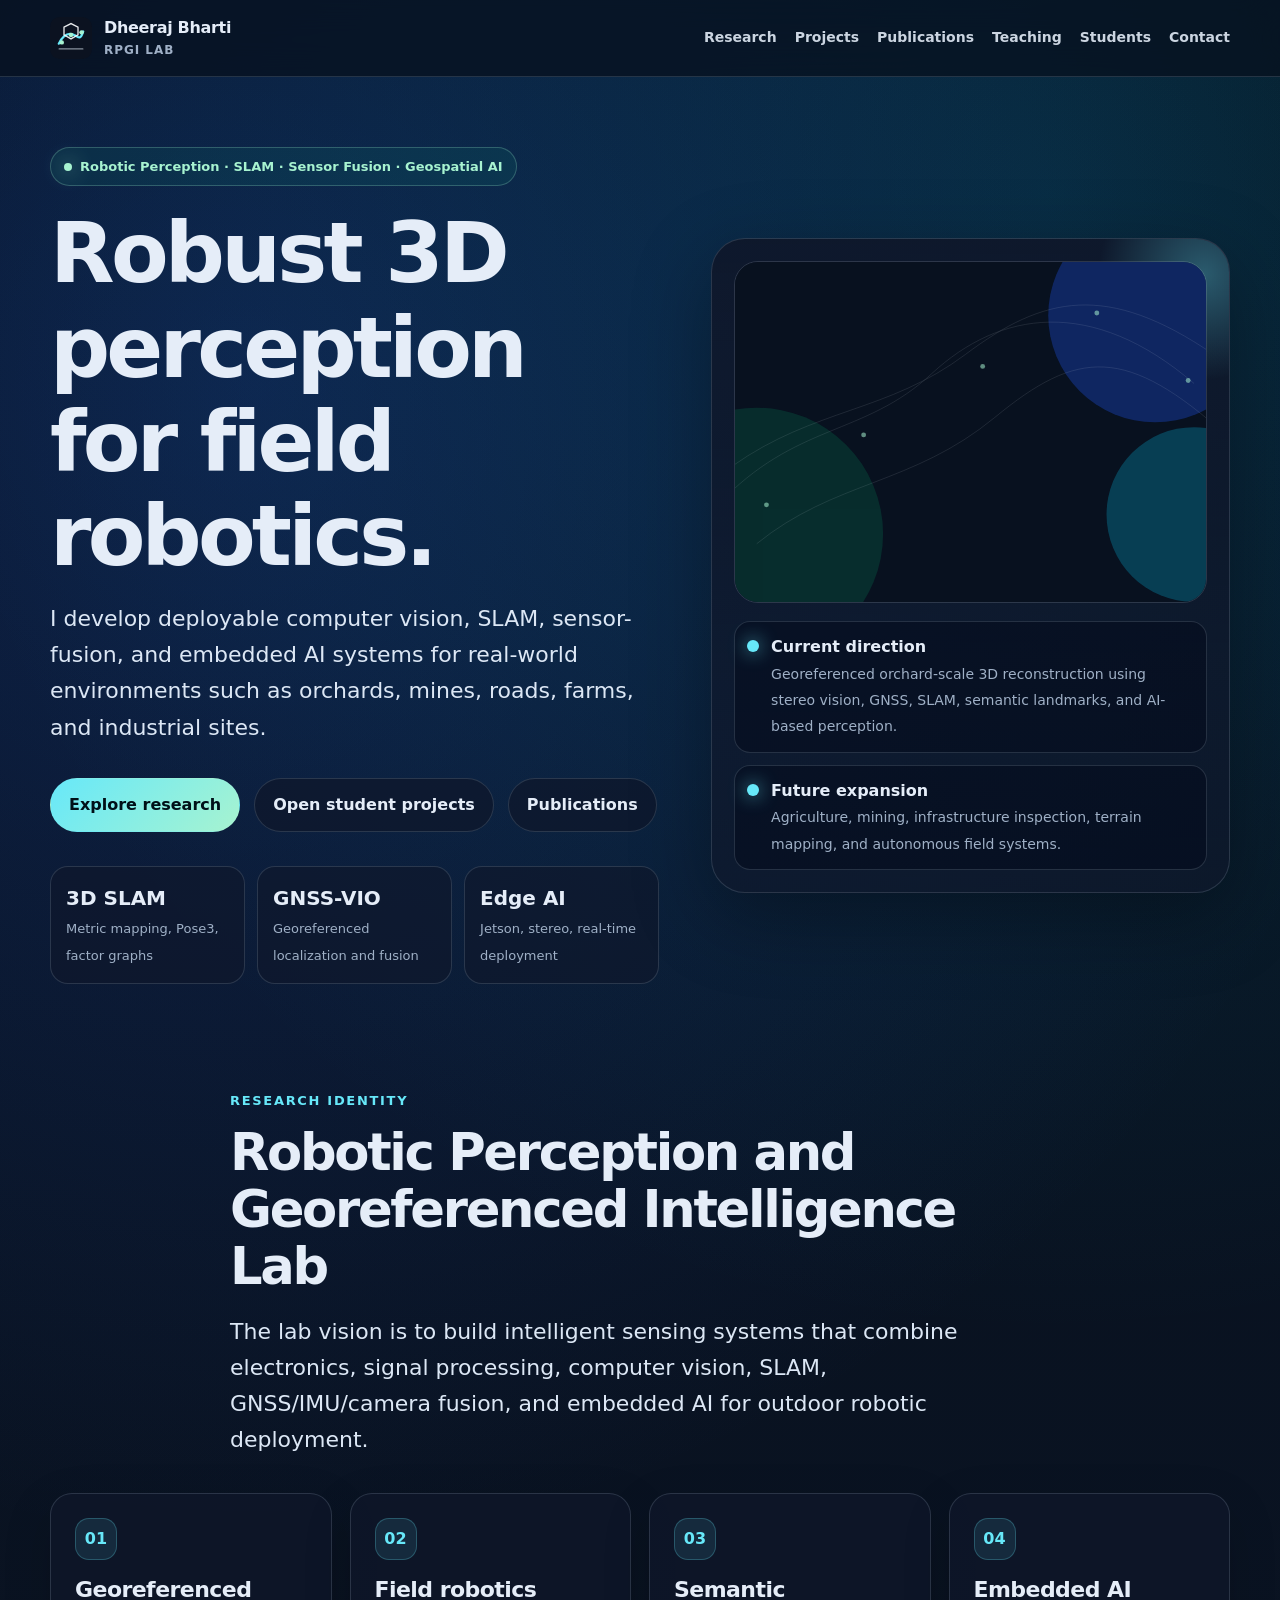
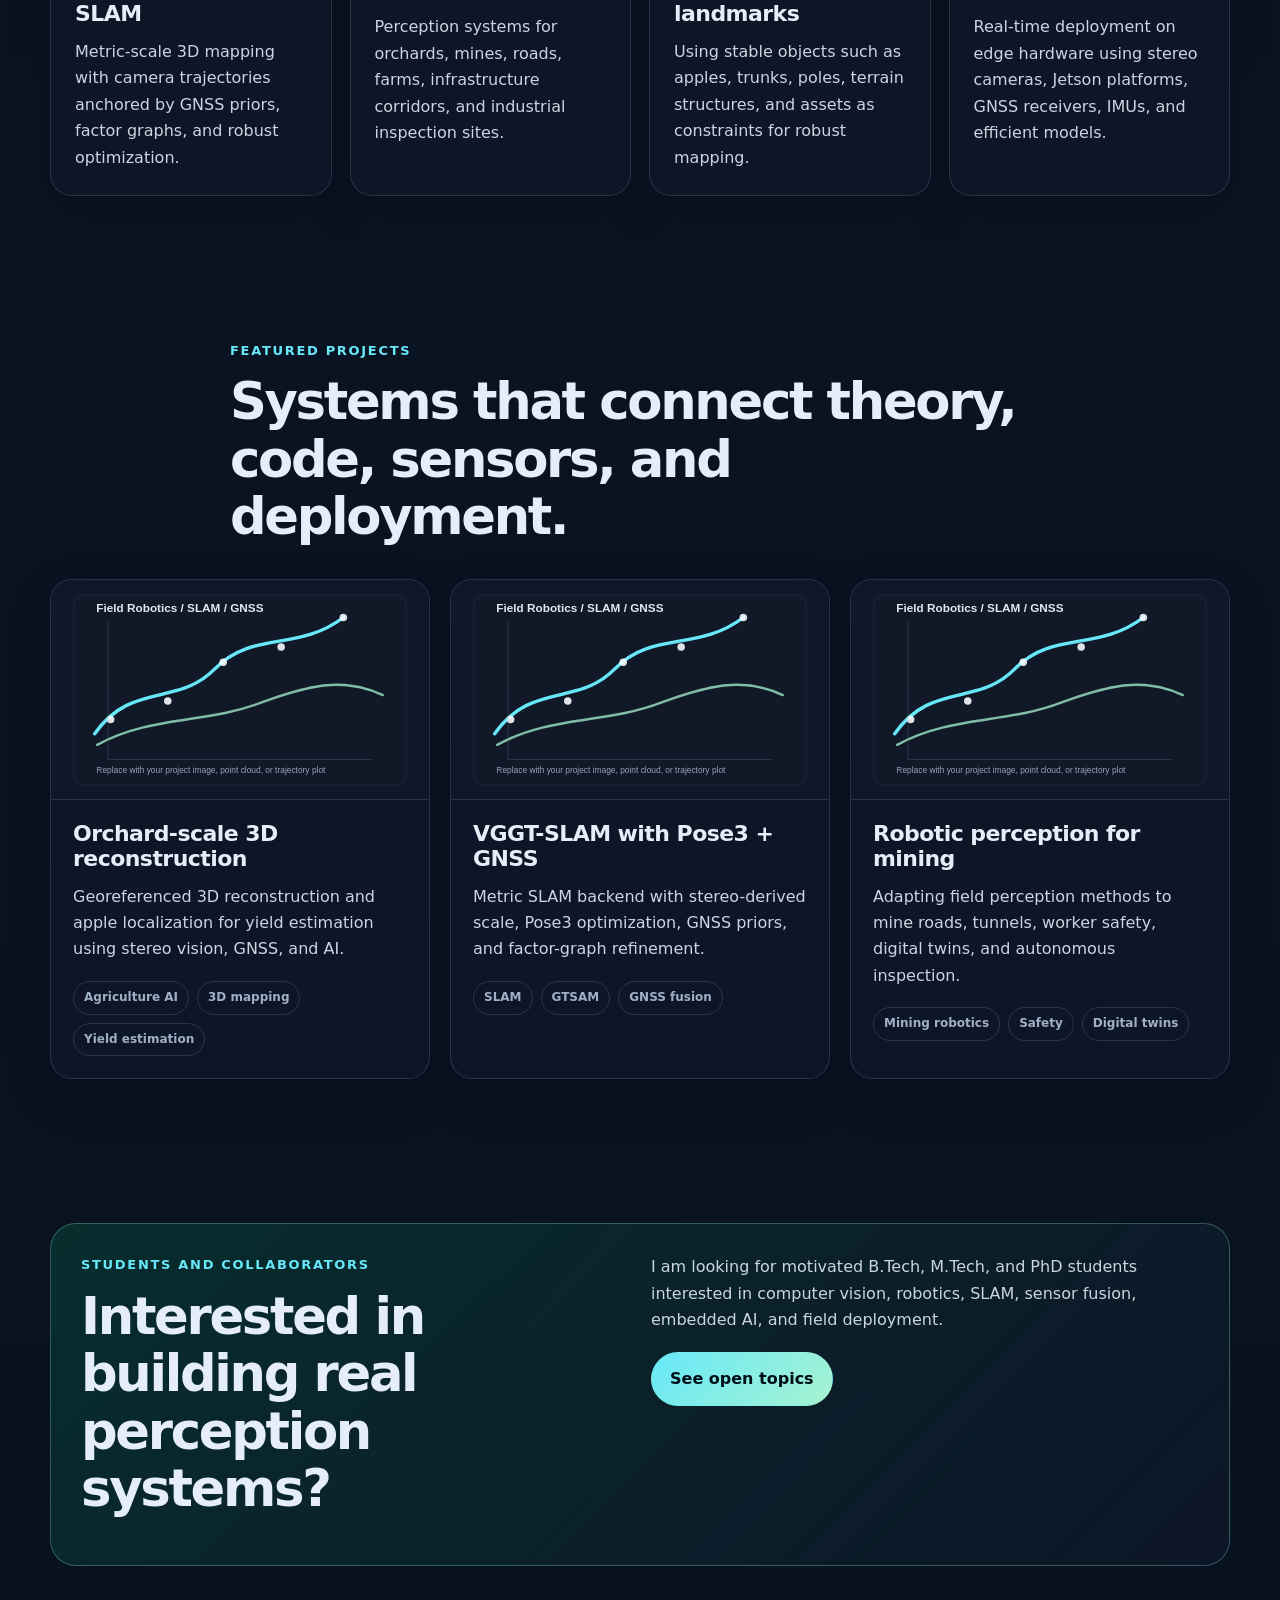
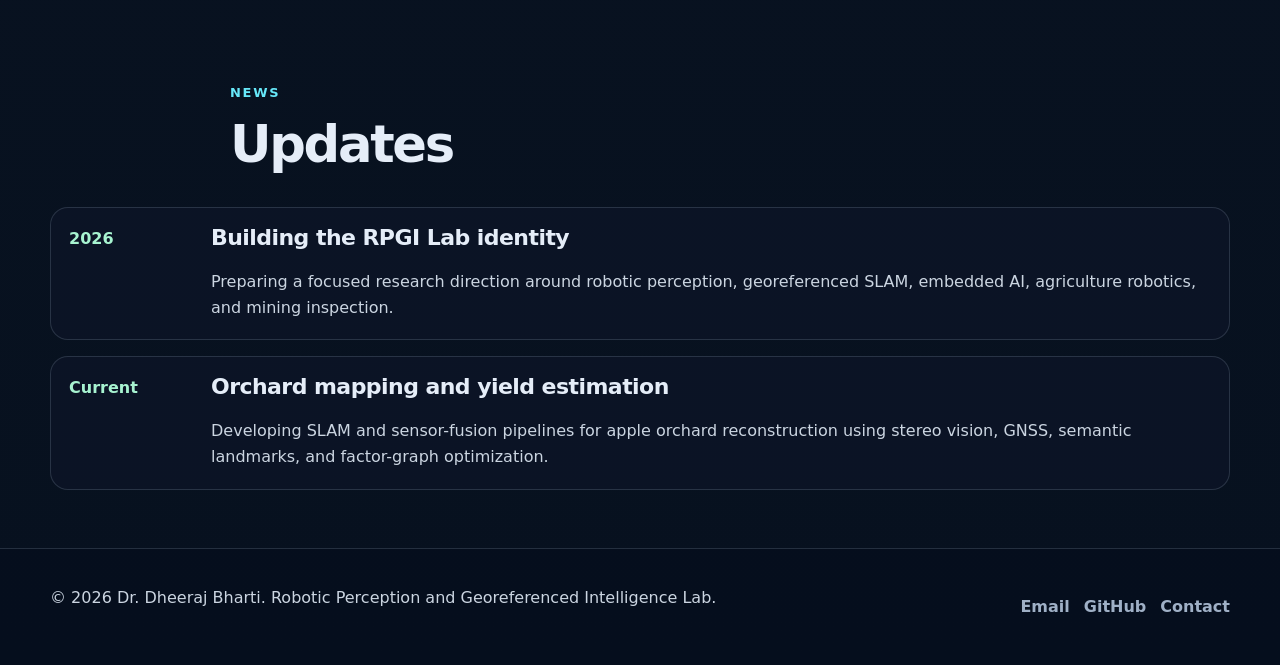
<file: index.html>
<!doctype html>
<html lang="en">
<head>
  <meta charset="utf-8" />
  <meta name="viewport" content="width=device-width, initial-scale=1" />
  <title>Dr. Dheeraj Bharti | Robotic Perception and Georeferenced Intelligence</title>
  <meta name="description" content="Academic and lab website of Dr. Dheeraj Bharti: robotic perception, SLAM, sensor fusion, geospatial AI, embedded vision, agriculture and mining robotics." />
  <meta property="og:title" content="Dr. Dheeraj Bharti | Robotic Perception and Georeferenced Intelligence" />
  <meta property="og:description" content="Computer vision, SLAM, GNSS-fusion, embedded AI, and field robotics for farms, mines, roads, and industrial environments." />
  <meta property="og:type" content="website" />
  <link rel="icon" href="assets/img/logo.svg" />
  <link rel="stylesheet" href="assets/css/styles.css" />
</head>
<body>
  <a class="skip-link" href="#main">Skip to content</a>
  <header class="site-header">
    <nav class="navbar container" aria-label="Primary navigation">
      <a class="brand" href="index.html" aria-label="Home">
        <img src="assets/img/logo.svg" alt="RPGI Lab logo" />
        <span>Dheeraj Bharti <small>RPGI Lab</small></span>
      </a>
      <button class="nav-toggle" aria-label="Toggle navigation" aria-expanded="false">☰</button>
      <div class="nav-links">
        <a href="research.html">Research</a>
        <a href="projects.html">Projects</a>
        <a href="publications.html">Publications</a>
        <a href="teaching.html">Teaching</a>
        <a href="students.html">Students</a>
        <a href="contact.html">Contact</a>
      </div>
    </nav>
  </header>

  <main id="main">
    <section class="hero">
      <div class="container hero-grid">
        <div>
          <div class="eyebrow">Robotic Perception · SLAM · Sensor Fusion · Geospatial AI</div>
          <h1>Robust 3D perception for field robotics.</h1>
          <p class="lead">I develop deployable computer vision, SLAM, sensor-fusion, and embedded AI systems for real-world environments such as orchards, mines, roads, farms, and industrial sites.</p>
          <div class="hero-actions">
            <a class="button primary" href="research.html">Explore research</a>
            <a class="button secondary" href="students.html">Open student projects</a>
            <a class="button secondary" href="publications.html">Publications</a>
          </div>
          <div class="stat-strip" aria-label="Research focus summary">
            <div class="stat"><strong>3D SLAM</strong><span>Metric mapping, Pose3, factor graphs</span></div>
            <div class="stat"><strong>GNSS-VIO</strong><span>Georeferenced localization and fusion</span></div>
            <div class="stat"><strong>Edge AI</strong><span>Jetson, stereo, real-time deployment</span></div>
          </div>
        </div>
        <aside class="hero-card" aria-label="Research highlights">
          <div class="hero-visual"><img src="assets/img/hero-pattern.svg" alt="Abstract field robotics trajectory and map visualization" /></div>
          <div class="card-note">
            <div class="note-row"><span class="dot"></span><div><b>Current direction</b><span>Georeferenced orchard-scale 3D reconstruction using stereo vision, GNSS, SLAM, semantic landmarks, and AI-based perception.</span></div></div>
            <div class="note-row"><span class="dot"></span><div><b>Future expansion</b><span>Agriculture, mining, infrastructure inspection, terrain mapping, and autonomous field systems.</span></div></div>
          </div>
        </aside>
      </div>
    </section>

    <section class="section compact">
      <div class="container section-head">
        <div class="kicker">Research identity</div>
        <h2>Robotic Perception and Georeferenced Intelligence Lab</h2>
        <p class="lead">The lab vision is to build intelligent sensing systems that combine electronics, signal processing, computer vision, SLAM, GNSS/IMU/camera fusion, and embedded AI for outdoor robotic deployment.</p>
      </div>
      <div class="container grid-4">
        <article class="card">
          <div class="icon">01</div>
          <h3>Georeferenced SLAM</h3>
          <p>Metric-scale 3D mapping with camera trajectories anchored by GNSS priors, factor graphs, and robust optimization.</p>
        </article>
        <article class="card">
          <div class="icon">02</div>
          <h3>Field robotics</h3>
          <p>Perception systems for orchards, mines, roads, farms, infrastructure corridors, and industrial inspection sites.</p>
        </article>
        <article class="card">
          <div class="icon">03</div>
          <h3>Semantic landmarks</h3>
          <p>Using stable objects such as apples, trunks, poles, terrain structures, and assets as constraints for robust mapping.</p>
        </article>
        <article class="card">
          <div class="icon">04</div>
          <h3>Embedded AI</h3>
          <p>Real-time deployment on edge hardware using stereo cameras, Jetson platforms, GNSS receivers, IMUs, and efficient models.</p>
        </article>
      </div>
    </section>

    <section class="section">
      <div class="container section-head">
        <div class="kicker">Featured projects</div>
        <h2>Systems that connect theory, code, sensors, and deployment.</h2>
      </div>
      <div class="container grid-3">
        <article class="card project-card">
          <img src="assets/img/project-placeholder.svg" alt="Project placeholder showing field robotics trajectory" />
          <div class="project-body">
            <h3>Orchard-scale 3D reconstruction</h3>
            <p>Georeferenced 3D reconstruction and apple localization for yield estimation using stereo vision, GNSS, and AI.</p>
            <div class="tags"><span class="tag">Agriculture AI</span><span class="tag">3D mapping</span><span class="tag">Yield estimation</span></div>
          </div>
        </article>
        <article class="card project-card">
          <img src="assets/img/project-placeholder.svg" alt="Project placeholder showing SLAM and GNSS" />
          <div class="project-body">
            <h3>VGGT-SLAM with Pose3 + GNSS</h3>
            <p>Metric SLAM backend with stereo-derived scale, Pose3 optimization, GNSS priors, and factor-graph refinement.</p>
            <div class="tags"><span class="tag">SLAM</span><span class="tag">GTSAM</span><span class="tag">GNSS fusion</span></div>
          </div>
        </article>
        <article class="card project-card">
          <img src="assets/img/project-placeholder.svg" alt="Project placeholder showing mining and industrial inspection" />
          <div class="project-body">
            <h3>Robotic perception for mining</h3>
            <p>Adapting field perception methods to mine roads, tunnels, worker safety, digital twins, and autonomous inspection.</p>
            <div class="tags"><span class="tag">Mining robotics</span><span class="tag">Safety</span><span class="tag">Digital twins</span></div>
          </div>
        </article>
      </div>
    </section>

    <section class="section compact">
      <div class="container callout">
        <div class="grid-2">
          <div>
            <div class="kicker">Students and collaborators</div>
            <h2>Interested in building real perception systems?</h2>
          </div>
          <div>
            <p>I am looking for motivated B.Tech, M.Tech, and PhD students interested in computer vision, robotics, SLAM, sensor fusion, embedded AI, and field deployment.</p>
            <a class="button primary" href="students.html">See open topics</a>
          </div>
        </div>
      </div>
    </section>

    <section class="section compact">
      <div class="container section-head">
        <div class="kicker">News</div>
        <h2>Updates</h2>
      </div>
      <div class="container timeline">
        <div class="timeline-item"><time>2026</time><div><h3>Building the RPGI Lab identity</h3><p>Preparing a focused research direction around robotic perception, georeferenced SLAM, embedded AI, agriculture robotics, and mining inspection.</p></div></div>
        <div class="timeline-item"><time>Current</time><div><h3>Orchard mapping and yield estimation</h3><p>Developing SLAM and sensor-fusion pipelines for apple orchard reconstruction using stereo vision, GNSS, semantic landmarks, and factor-graph optimization.</p></div></div>
      </div>
    </section>
  </main>

  <footer class="footer">
    <div class="container footer-grid">
      <p>© <span data-year></span> Dr. Dheeraj Bharti. Robotic Perception and Georeferenced Intelligence Lab.</p>
      <div class="footer-links">
        <a href="mailto:dheeraj.nitb@gmail.com">Email</a>
        <a href="https://github.com/dheerajbharti" target="_blank" rel="noopener">GitHub</a>
        <a href="contact.html">Contact</a>
      </div>
    </div>
  </footer>
  <script src="assets/js/main.js"></script>
</body>
</html>
</file>
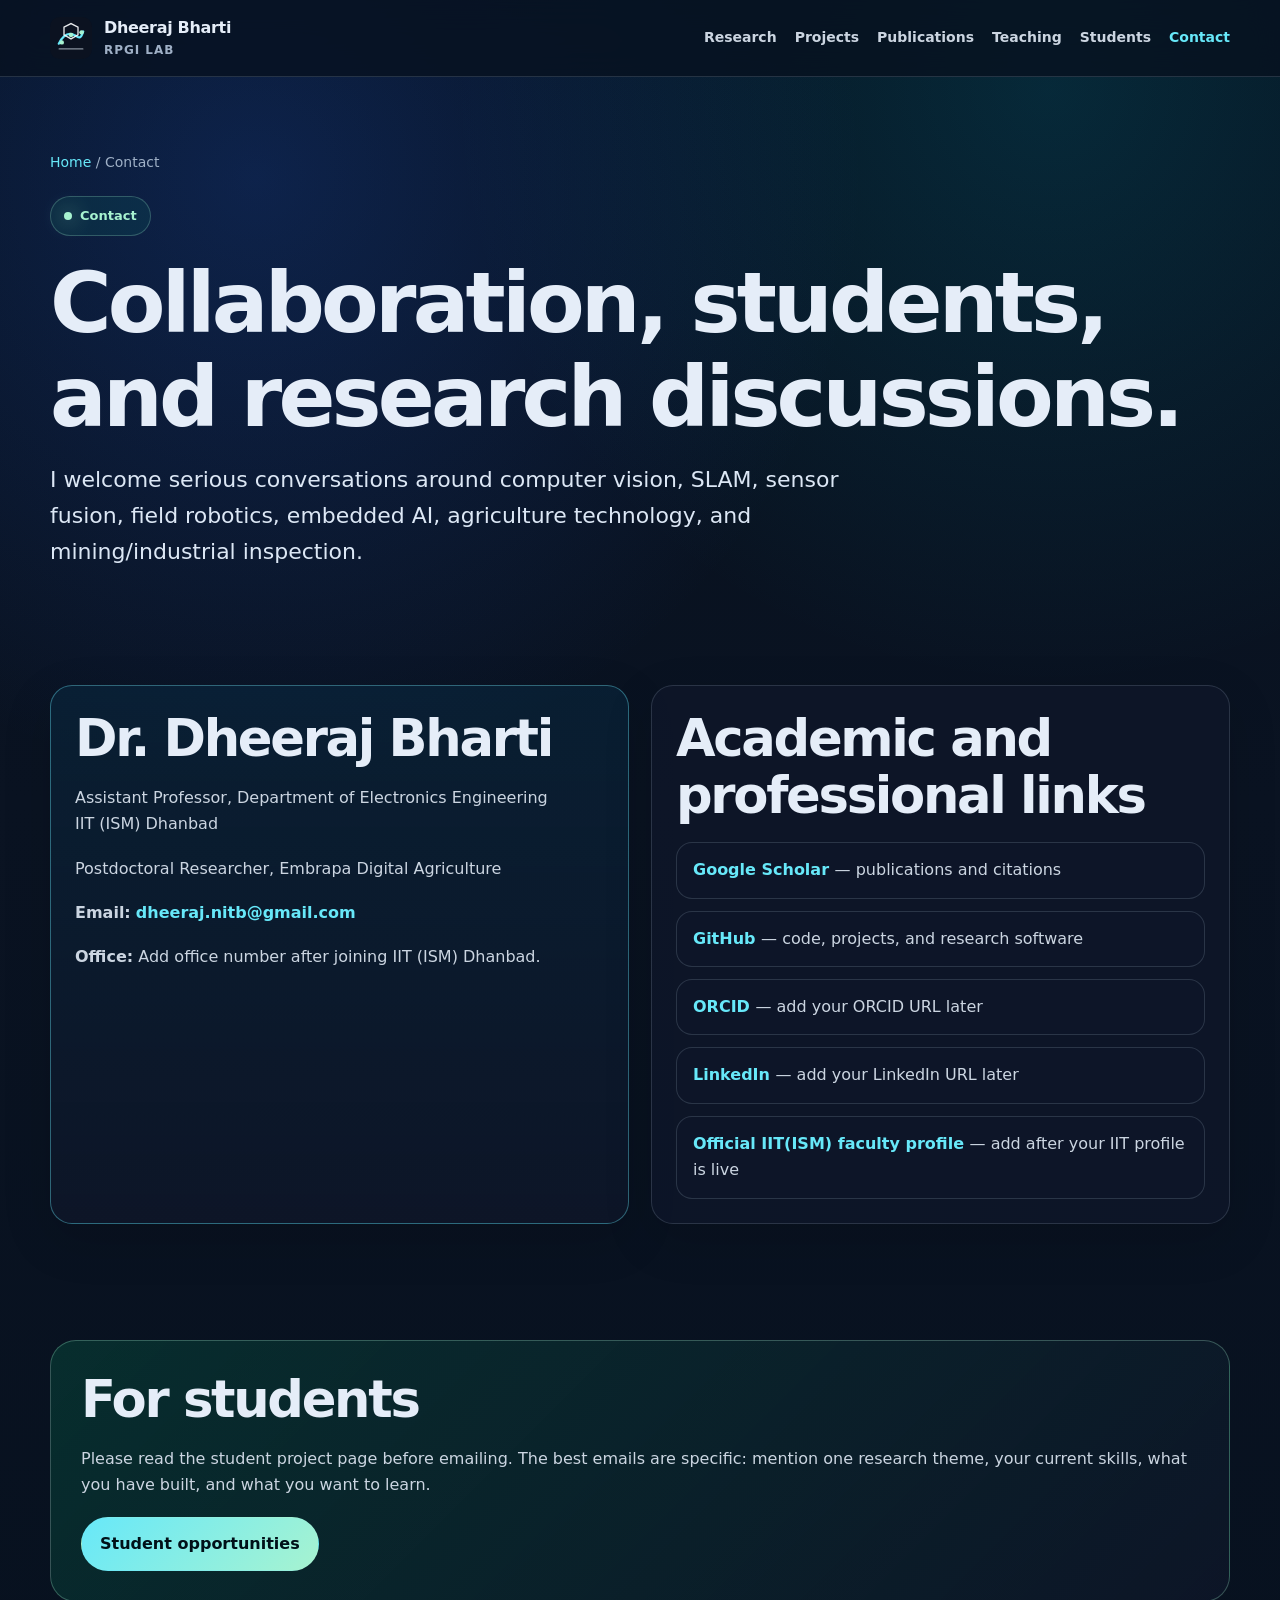
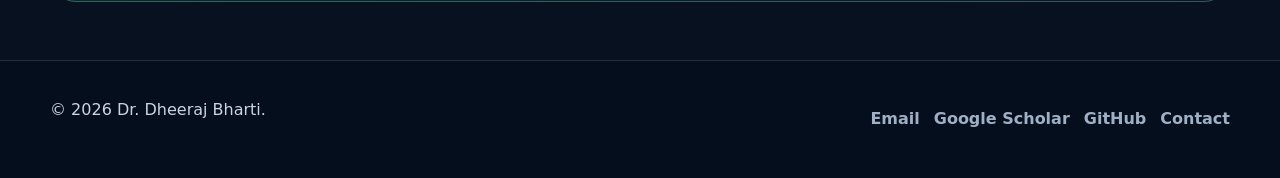
<file: contact.html>
<!doctype html>
<html lang="en">
<head>
  <meta charset="utf-8" /><meta name="viewport" content="width=device-width, initial-scale=1" />
  <title>Contact | Dr. Dheeraj Bharti</title>
  <meta name="description" content="Contact Dr. Dheeraj Bharti for collaboration, student projects, and research discussions." />
  <link rel="icon" href="assets/img/logo.svg" /><link rel="stylesheet" href="assets/css/styles.css" />
</head>
<body>
<a class="skip-link" href="#main">Skip to content</a>
<header class="site-header"><nav class="navbar container" aria-label="Primary navigation"><a class="brand" href="index.html"><img src="assets/img/logo.svg" alt="RPGI Lab logo" /><span>Dheeraj Bharti <small>RPGI Lab</small></span></a><button class="nav-toggle" aria-label="Toggle navigation" aria-expanded="false">☰</button><div class="nav-links"><a href="research.html">Research</a><a href="projects.html">Projects</a><a href="publications.html">Publications</a><a href="teaching.html">Teaching</a><a href="students.html">Students</a><a href="contact.html">Contact</a></div></nav></header>
<main id="main">
<section class="page-hero"><div class="container"><div class="breadcrumb"><a href="index.html">Home</a> / Contact</div><div class="eyebrow">Contact</div><h1>Collaboration, students, and research discussions.</h1><p class="lead">I welcome serious conversations around computer vision, SLAM, sensor fusion, field robotics, embedded AI, agriculture technology, and mining/industrial inspection.</p></div></section>
<section class="section compact"><div class="container grid-2">
  <article class="card highlight"><h2>Dr. Dheeraj Bharti</h2><p>Assistant Professor, Department of Electronics Engineering<br />IIT (ISM) Dhanbad</p><p>Postdoctoral Researcher, Embrapa Digital Agriculture</p><p><strong>Email:</strong> <a class="text-link" href="mailto:dheeraj.nitb@gmail.com">dheeraj.nitb@gmail.com</a></p><p><strong>Office:</strong> Add office number after joining IIT (ISM) Dhanbad.</p></article>
  <article class="card">
  <h2>Academic and professional links</h2>
  <ul class="list-clean">
    <li>
      <a class="text-link" href="https://scholar.google.com/citations?user=OvjT6EsAAAAJ&hl=en" target="_blank" rel="noopener noreferrer">
        Google Scholar
      </a>
      — publications and citations
    </li>

    <li>
      <a class="text-link" href="https://github.com/dheerajbharti" target="_blank" rel="noopener noreferrer">
        GitHub
      </a>
      — code, projects, and research software
    </li>

    <li>
      <a class="text-link" href="https://orcid.org/my-orcid?orcid=0000-0002-0726-1364" target="_blank" rel="noopener noreferrer">
        ORCID
      </a>
      — add your ORCID URL later
    </li>

    <li>
      <a class="text-link" href="#" target="_blank" rel="noopener noreferrer">
        LinkedIn
      </a>
      — add your LinkedIn URL later
    </li>

    <li>
      <a class="text-link" href="#" target="_blank" rel="noopener noreferrer">
        Official IIT(ISM) faculty profile
      </a>
      — add after your IIT profile is live
    </li>
  </ul>
</article>
</div></section>
<section class="section compact"><div class="container callout"><h2>For students</h2><p>Please read the student project page before emailing. The best emails are specific: mention one research theme, your current skills, what you have built, and what you want to learn.</p><a class="button primary" href="students.html">Student opportunities</a></div></section>
</main>
<footer class="footer"><div class="container footer-grid"><p>© <span data-year></span> Dr. Dheeraj Bharti.</p><div class="footer-links"><a href="mailto:dheeraj.nitb@gmail.com">Email</a><a href="https://scholar.google.com/citations?user=OvjT6EsAAAAJ&hl=en" target="_blank" rel="noopener noreferrer">Google Scholar</a><a href="https://github.com/dheerajbharti" target="_blank" rel="noopener noreferrer">GitHub</a><a href="contact.html">Contact</a></div></div></footer>
<script src="assets/js/main.js"></script>
</body>
</html>
</file>
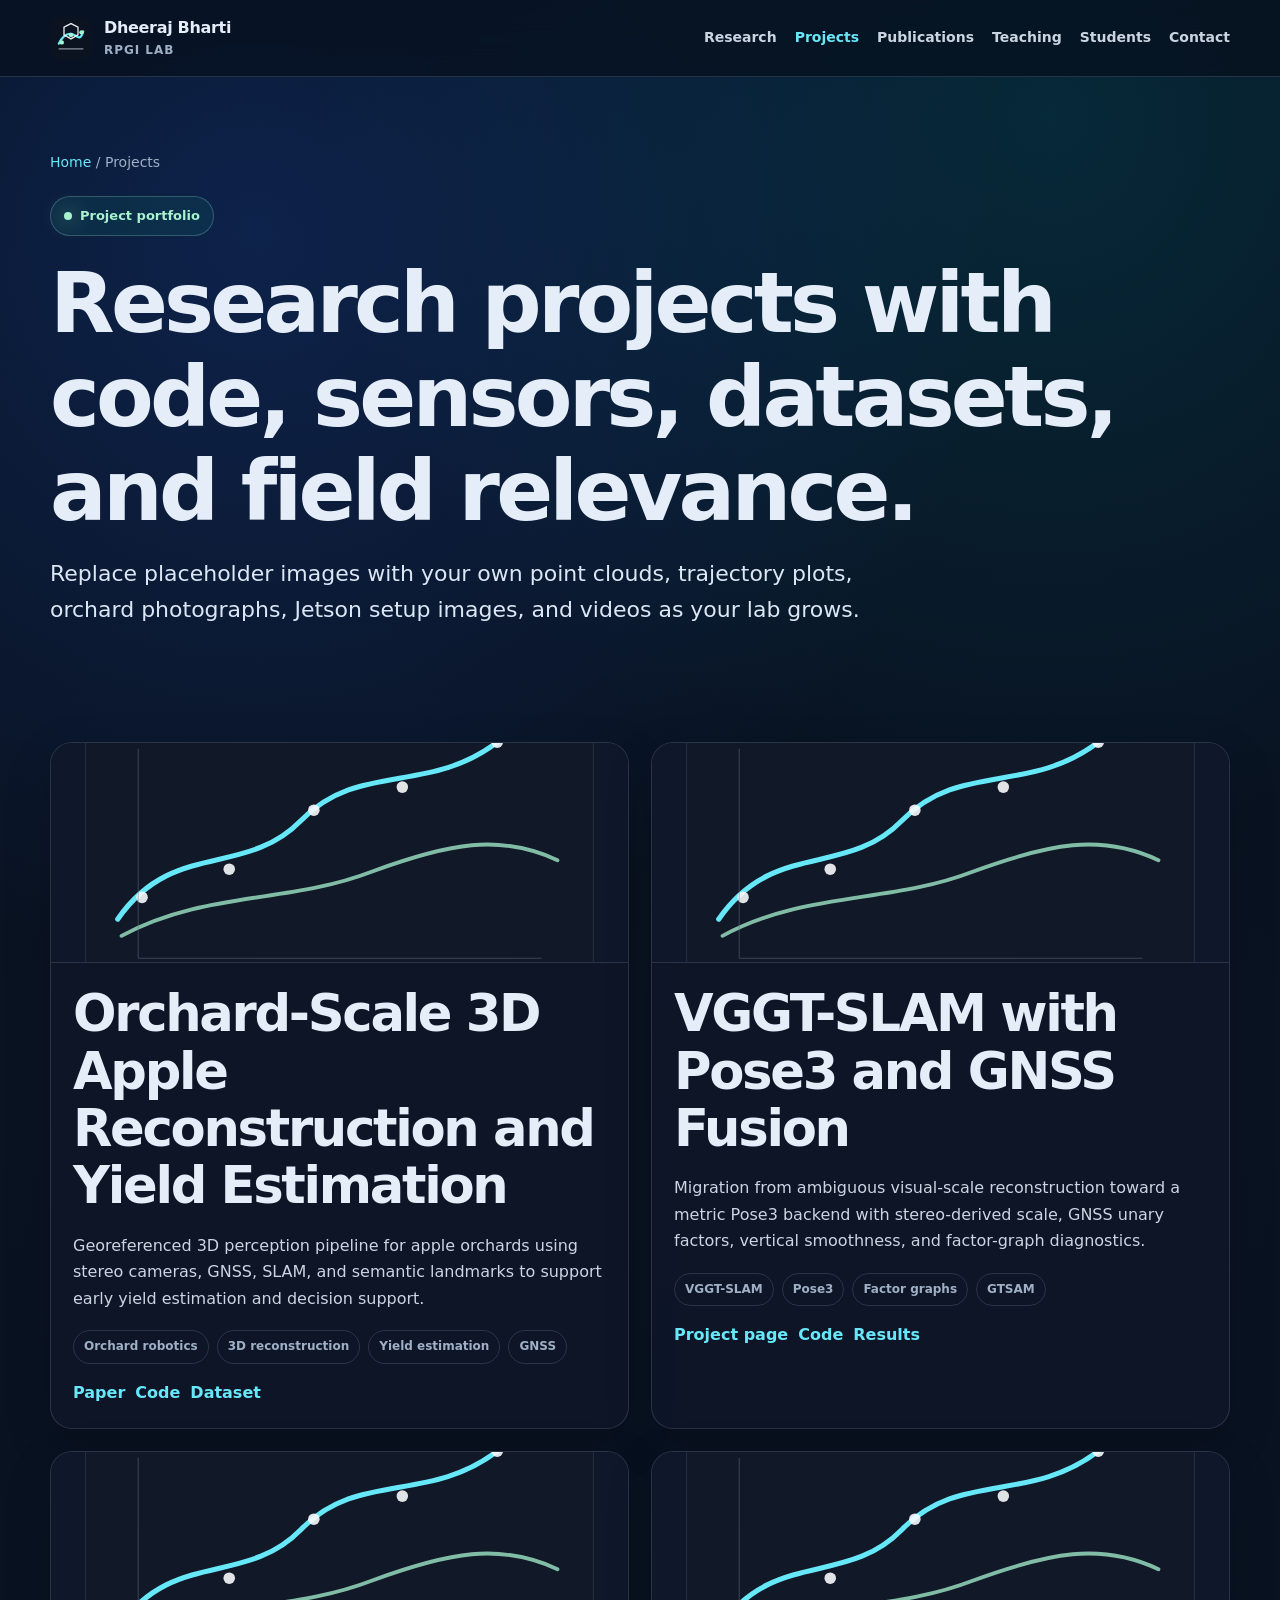
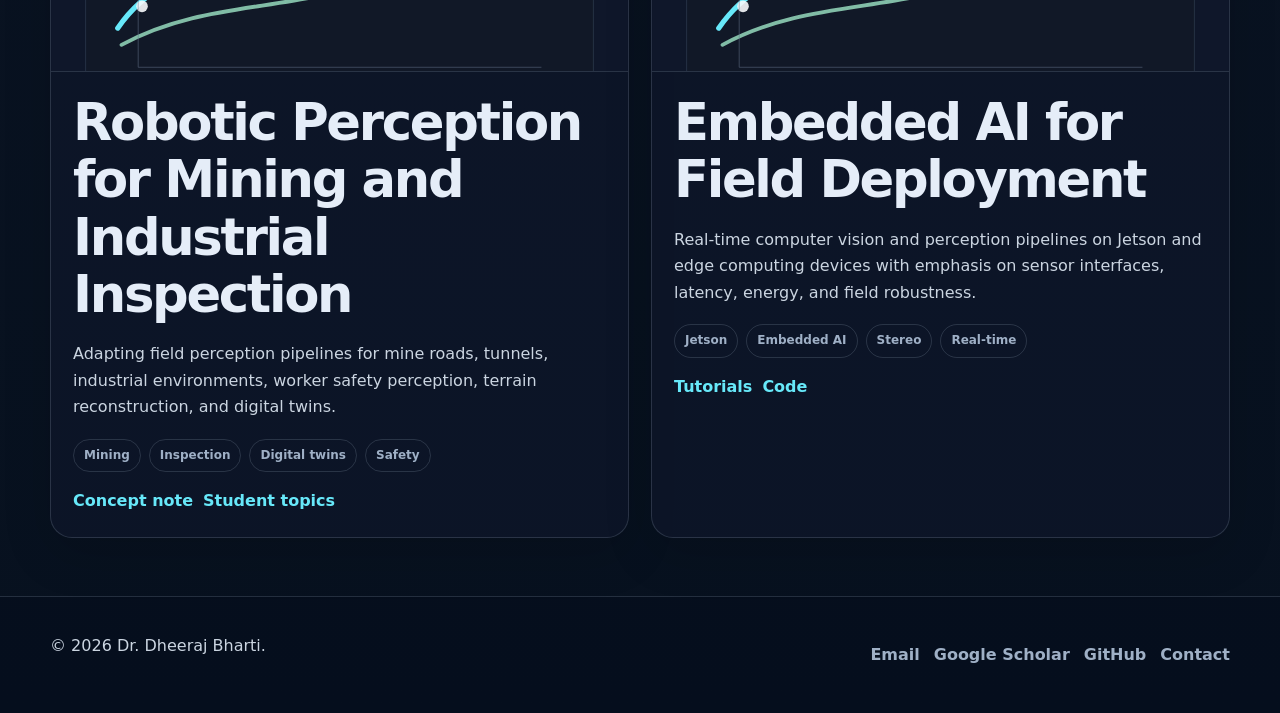
<file: projects.html>
<!doctype html>
<html lang="en">
<head>
  <meta charset="utf-8" /><meta name="viewport" content="width=device-width, initial-scale=1" />
  <title>Projects | Dr. Dheeraj Bharti</title>
  <meta name="description" content="Projects in orchard 3D reconstruction, VGGT-SLAM GNSS fusion, mining robotics, embedded AI, and sensor fusion." />
  <link rel="icon" href="assets/img/logo.svg" /><link rel="stylesheet" href="assets/css/styles.css" />
</head>
<body>
<a class="skip-link" href="#main">Skip to content</a>
<header class="site-header"><nav class="navbar container" aria-label="Primary navigation"><a class="brand" href="index.html"><img src="assets/img/logo.svg" alt="RPGI Lab logo" /><span>Dheeraj Bharti <small>RPGI Lab</small></span></a><button class="nav-toggle" aria-label="Toggle navigation" aria-expanded="false">☰</button><div class="nav-links"><a href="research.html">Research</a><a href="projects.html">Projects</a><a href="publications.html">Publications</a><a href="teaching.html">Teaching</a><a href="students.html">Students</a><a href="contact.html">Contact</a></div></nav></header>
<main id="main">
<section class="page-hero"><div class="container"><div class="breadcrumb"><a href="index.html">Home</a> / Projects</div><div class="eyebrow">Project portfolio</div><h1>Research projects with code, sensors, datasets, and field relevance.</h1><p class="lead">Replace placeholder images with your own point clouds, trajectory plots, orchard photographs, Jetson setup images, and videos as your lab grows.</p></div></section>
<section class="section compact"><div class="container grid-2">
  <article class="card project-card"><img src="assets/img/project-placeholder.svg" alt="Orchard reconstruction placeholder"/><div class="project-body"><h2>Orchard-Scale 3D Apple Reconstruction and Yield Estimation</h2><p>Georeferenced 3D perception pipeline for apple orchards using stereo cameras, GNSS, SLAM, and semantic landmarks to support early yield estimation and decision support.</p><div class="tags"><span class="tag">Orchard robotics</span><span class="tag">3D reconstruction</span><span class="tag">Yield estimation</span><span class="tag">GNSS</span></div><div class="project-links"><a class="text-link" href="#">Paper</a><a class="text-link" href="#">Code</a><a class="text-link" href="#">Dataset</a></div></div></article>
  <article class="card project-card"><img src="assets/img/project-placeholder.svg" alt="SLAM and GNSS placeholder"/><div class="project-body"><h2>VGGT-SLAM with Pose3 and GNSS Fusion</h2><p>Migration from ambiguous visual-scale reconstruction toward a metric Pose3 backend with stereo-derived scale, GNSS unary factors, vertical smoothness, and factor-graph diagnostics.</p><div class="tags"><span class="tag">VGGT-SLAM</span><span class="tag">Pose3</span><span class="tag">Factor graphs</span><span class="tag">GTSAM</span></div><div class="project-links"><a class="text-link" href="#">Project page</a><a class="text-link" href="#">Code</a><a class="text-link" href="#">Results</a></div></div></article>
  <article class="card project-card"><img src="assets/img/project-placeholder.svg" alt="Mining robotics placeholder"/><div class="project-body"><h2>Robotic Perception for Mining and Industrial Inspection</h2><p>Adapting field perception pipelines for mine roads, tunnels, industrial environments, worker safety perception, terrain reconstruction, and digital twins.</p><div class="tags"><span class="tag">Mining</span><span class="tag">Inspection</span><span class="tag">Digital twins</span><span class="tag">Safety</span></div><div class="project-links"><a class="text-link" href="#">Concept note</a><a class="text-link" href="#">Student topics</a></div></div></article>
  <article class="card project-card"><img src="assets/img/project-placeholder.svg" alt="Embedded AI placeholder"/><div class="project-body"><h2>Embedded AI for Field Deployment</h2><p>Real-time computer vision and perception pipelines on Jetson and edge computing devices with emphasis on sensor interfaces, latency, energy, and field robustness.</p><div class="tags"><span class="tag">Jetson</span><span class="tag">Embedded AI</span><span class="tag">Stereo</span><span class="tag">Real-time</span></div><div class="project-links"><a class="text-link" href="#">Tutorials</a><a class="text-link" href="#">Code</a></div></div></article>
</div></section>
</main>
<footer class="footer"><div class="container footer-grid"><p>© <span data-year></span> Dr. Dheeraj Bharti.</p><div class="footer-links"><a href="mailto:dheeraj.nitb@gmail.com">Email</a><a href="https://scholar.google.com/citations?user=OvjT6EsAAAAJ&hl=en" target="_blank" rel="noopener noreferrer">Google Scholar</a><a href="https://github.com/dheerajbharti" target="_blank" rel="noopener noreferrer">GitHub</a><a href="contact.html">Contact</a></div></div></footer>
<script src="assets/js/main.js"></script>
</body>
</html>
</file>
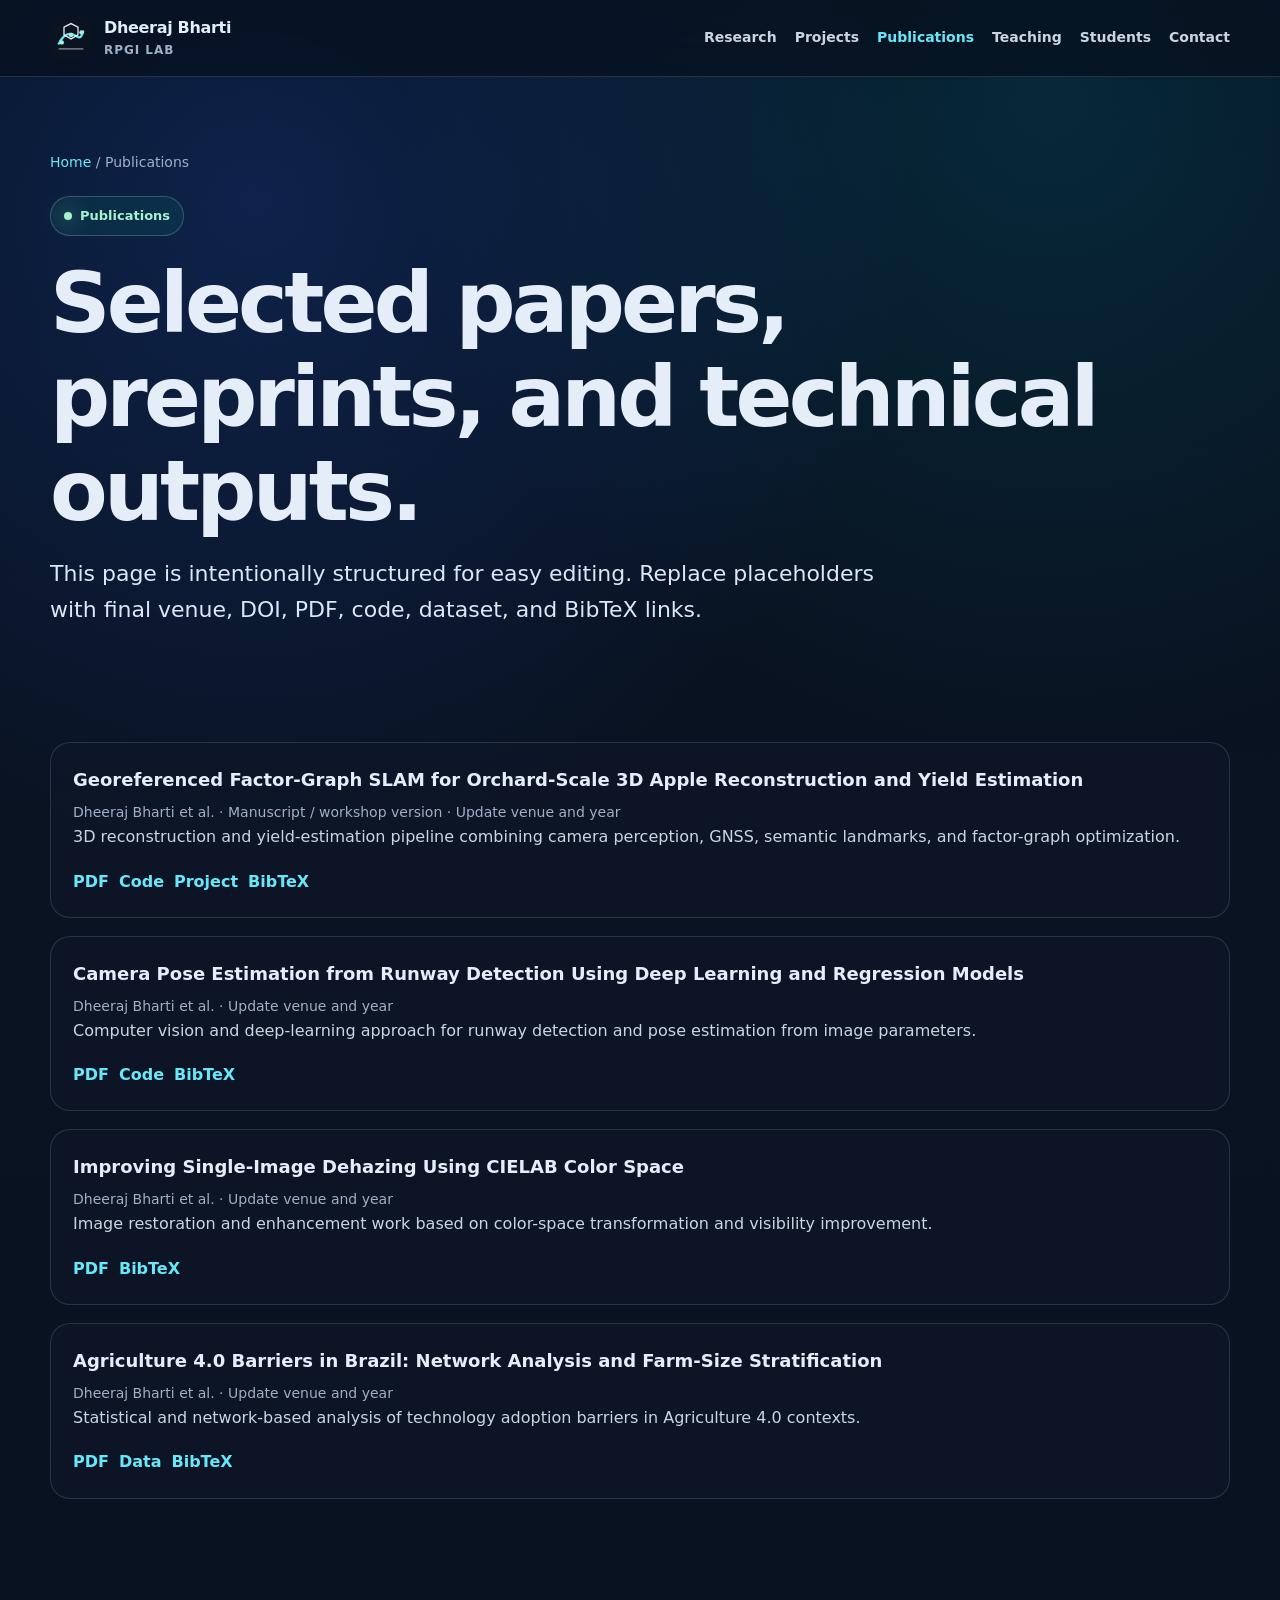
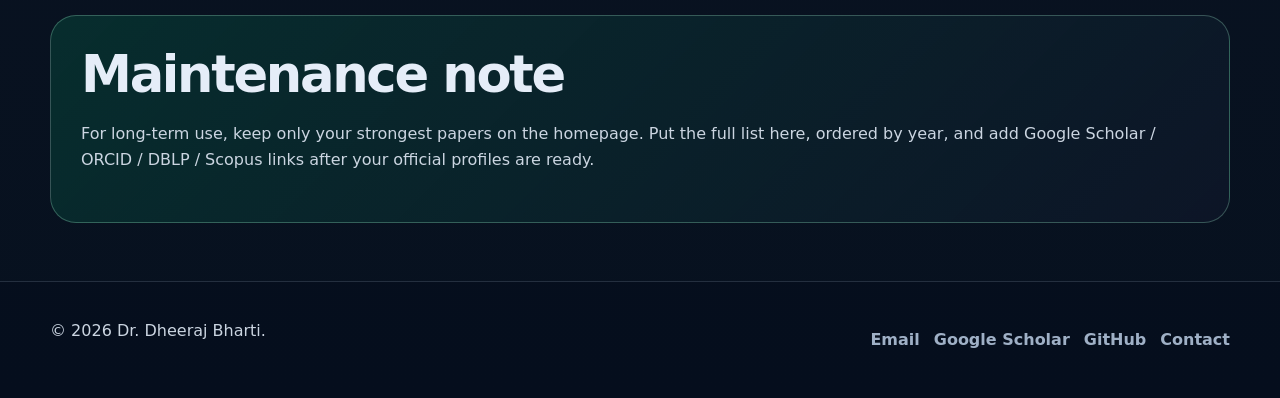
<file: publications.html>
<!doctype html>
<html lang="en">
<head>
  <meta charset="utf-8" /><meta name="viewport" content="width=device-width, initial-scale=1" />
  <title>Publications | Dr. Dheeraj Bharti</title>
  <meta name="description" content="Selected publications and manuscripts by Dr. Dheeraj Bharti." />
  <link rel="icon" href="assets/img/logo.svg" /><link rel="stylesheet" href="assets/css/styles.css" />
</head>
<body>
<a class="skip-link" href="#main">Skip to content</a>
<header class="site-header"><nav class="navbar container" aria-label="Primary navigation"><a class="brand" href="index.html"><img src="assets/img/logo.svg" alt="RPGI Lab logo" /><span>Dheeraj Bharti <small>RPGI Lab</small></span></a><button class="nav-toggle" aria-label="Toggle navigation" aria-expanded="false">☰</button><div class="nav-links"><a href="research.html">Research</a><a href="projects.html">Projects</a><a href="publications.html">Publications</a><a href="teaching.html">Teaching</a><a href="students.html">Students</a><a href="contact.html">Contact</a></div></nav></header>
<main id="main">
<section class="page-hero"><div class="container"><div class="breadcrumb"><a href="index.html">Home</a> / Publications</div><div class="eyebrow">Publications</div><h1>Selected papers, preprints, and technical outputs.</h1><p class="lead">This page is intentionally structured for easy editing. Replace placeholders with final venue, DOI, PDF, code, dataset, and BibTeX links.</p></div></section>
<section class="section compact"><div class="container pub-list">
  <article class="pub"><div class="pub-title">Georeferenced Factor-Graph SLAM for Orchard-Scale 3D Apple Reconstruction and Yield Estimation</div><div class="pub-meta">Dheeraj Bharti et al. · Manuscript / workshop version · Update venue and year</div><p>3D reconstruction and yield-estimation pipeline combining camera perception, GNSS, semantic landmarks, and factor-graph optimization.</p><div class="pub-actions"><a class="text-link" href="#">PDF</a><a class="text-link" href="#">Code</a><a class="text-link" href="#">Project</a><a class="text-link" href="#">BibTeX</a></div></article>
  <article class="pub"><div class="pub-title">Camera Pose Estimation from Runway Detection Using Deep Learning and Regression Models</div><div class="pub-meta">Dheeraj Bharti et al. · Update venue and year</div><p>Computer vision and deep-learning approach for runway detection and pose estimation from image parameters.</p><div class="pub-actions"><a class="text-link" href="#">PDF</a><a class="text-link" href="#">Code</a><a class="text-link" href="#">BibTeX</a></div></article>
  <article class="pub"><div class="pub-title">Improving Single-Image Dehazing Using CIELAB Color Space</div><div class="pub-meta">Dheeraj Bharti et al. · Update venue and year</div><p>Image restoration and enhancement work based on color-space transformation and visibility improvement.</p><div class="pub-actions"><a class="text-link" href="#">PDF</a><a class="text-link" href="#">BibTeX</a></div></article>
  <article class="pub"><div class="pub-title">Agriculture 4.0 Barriers in Brazil: Network Analysis and Farm-Size Stratification</div><div class="pub-meta">Dheeraj Bharti et al. · Update venue and year</div><p>Statistical and network-based analysis of technology adoption barriers in Agriculture 4.0 contexts.</p><div class="pub-actions"><a class="text-link" href="#">PDF</a><a class="text-link" href="#">Data</a><a class="text-link" href="#">BibTeX</a></div></article>
</div></section>
<section class="section compact"><div class="container callout"><h2>Maintenance note</h2><p>For long-term use, keep only your strongest papers on the homepage. Put the full list here, ordered by year, and add Google Scholar / ORCID / DBLP / Scopus links after your official profiles are ready.</p></div></section>
</main>
<footer class="footer"><div class="container footer-grid"><p>© <span data-year></span> Dr. Dheeraj Bharti.</p><div class="footer-links"><a href="mailto:dheeraj.nitb@gmail.com">Email</a><a href="https://scholar.google.com/citations?user=OvjT6EsAAAAJ&hl=en" target="_blank" rel="noopener noreferrer">Google Scholar</a><a href="https://github.com/dheerajbharti" target="_blank" rel="noopener noreferrer">GitHub</a><a href="contact.html">Contact</a></div></div></footer>
<script src="assets/js/main.js"></script>
</body>
</html>
</file>
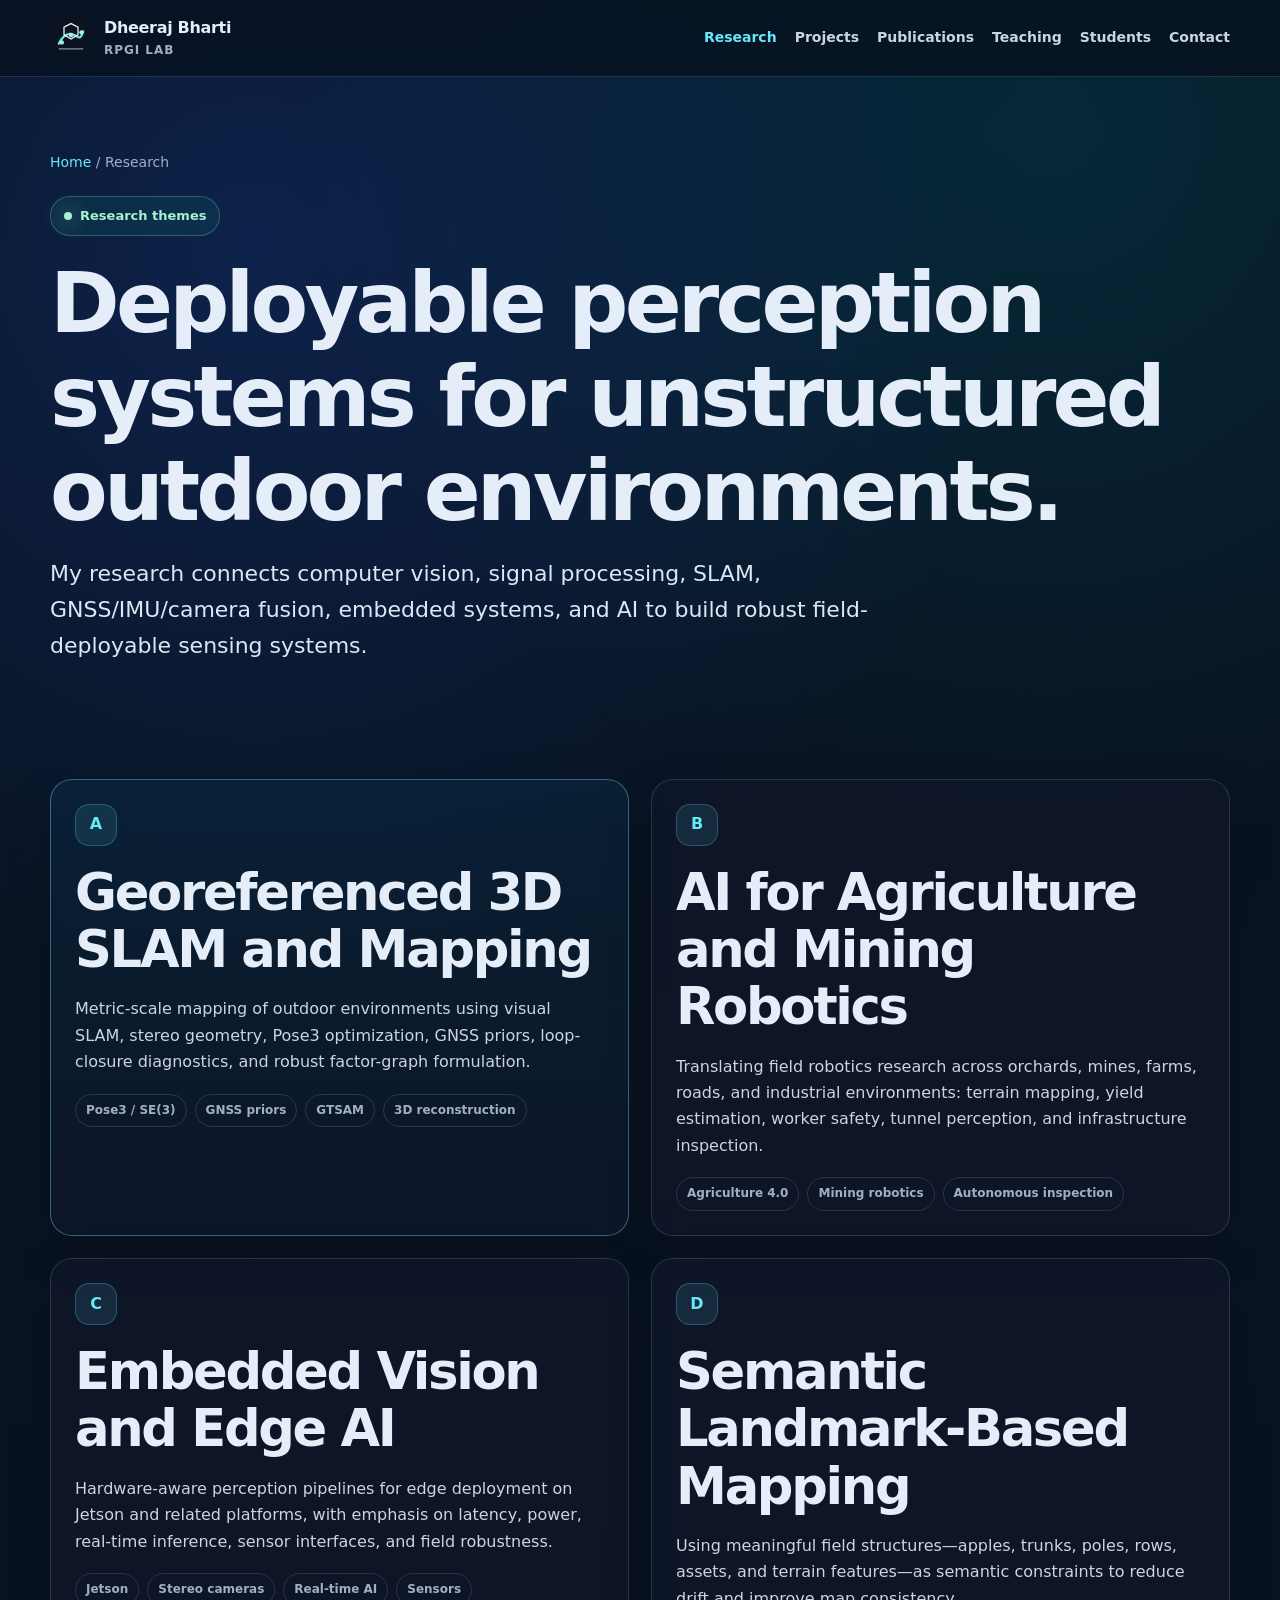
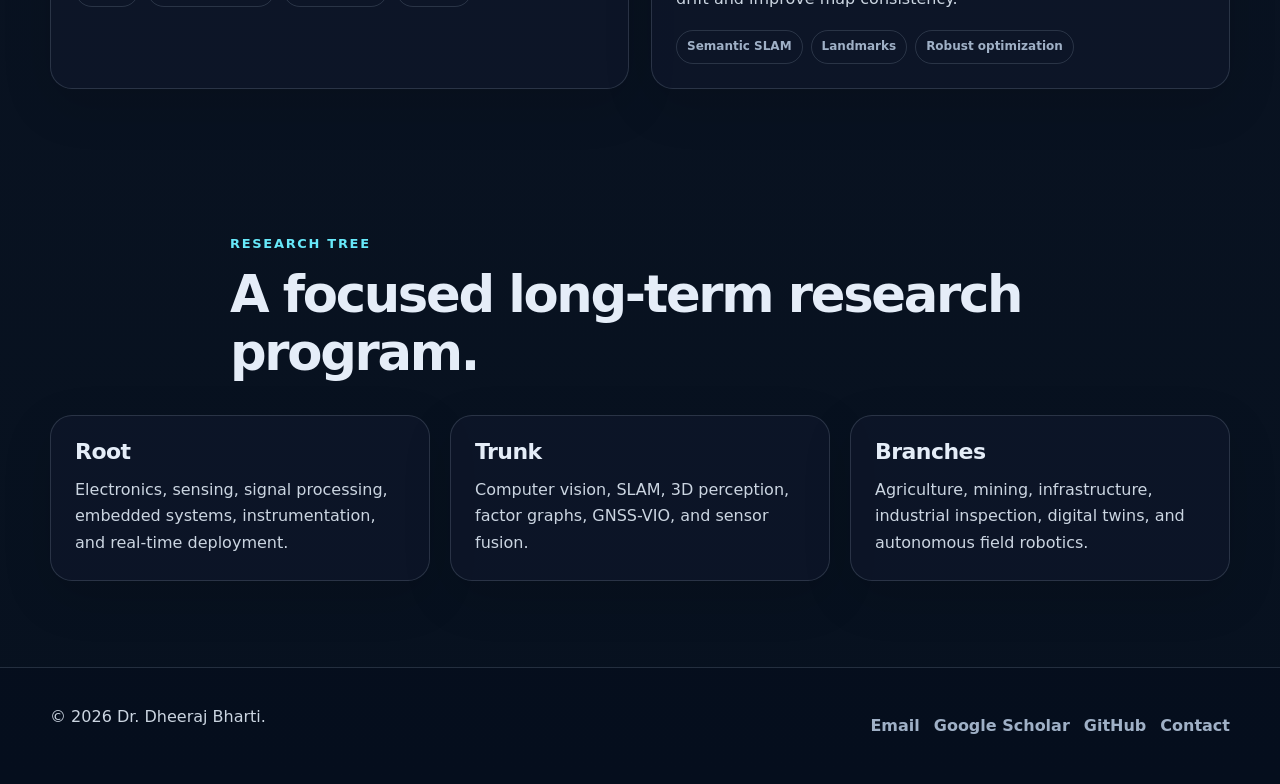
<file: research.html>
<!doctype html>
<html lang="en">
<head>
  <meta charset="utf-8" /><meta name="viewport" content="width=device-width, initial-scale=1" />
  <title>Research | Dr. Dheeraj Bharti</title>
  <meta name="description" content="Research themes: georeferenced 3D SLAM, field robotics, GNSS-VIO, embedded AI, semantic landmark mapping." />
  <link rel="icon" href="assets/img/logo.svg" /><link rel="stylesheet" href="assets/css/styles.css" />
</head>
<body>
<a class="skip-link" href="#main">Skip to content</a>
<header class="site-header"><nav class="navbar container" aria-label="Primary navigation"><a class="brand" href="index.html"><img src="assets/img/logo.svg" alt="RPGI Lab logo" /><span>Dheeraj Bharti <small>RPGI Lab</small></span></a><button class="nav-toggle" aria-label="Toggle navigation" aria-expanded="false">☰</button><div class="nav-links"><a href="research.html">Research</a><a href="projects.html">Projects</a><a href="publications.html">Publications</a><a href="teaching.html">Teaching</a><a href="students.html">Students</a><a href="contact.html">Contact</a></div></nav></header>
<main id="main">
  <section class="page-hero"><div class="container"><div class="breadcrumb"><a href="index.html">Home</a> / Research</div><div class="eyebrow">Research themes</div><h1>Deployable perception systems for unstructured outdoor environments.</h1><p class="lead">My research connects computer vision, signal processing, SLAM, GNSS/IMU/camera fusion, embedded systems, and AI to build robust field-deployable sensing systems.</p></div></section>
  <section class="section compact"><div class="container grid-2">
    <article class="card highlight"><div class="icon">A</div><h2>Georeferenced 3D SLAM and Mapping</h2><p>Metric-scale mapping of outdoor environments using visual SLAM, stereo geometry, Pose3 optimization, GNSS priors, loop-closure diagnostics, and robust factor-graph formulation.</p><div class="tags"><span class="tag">Pose3 / SE(3)</span><span class="tag">GNSS priors</span><span class="tag">GTSAM</span><span class="tag">3D reconstruction</span></div></article>
    <article class="card"><div class="icon">B</div><h2>AI for Agriculture and Mining Robotics</h2><p>Translating field robotics research across orchards, mines, farms, roads, and industrial environments: terrain mapping, yield estimation, worker safety, tunnel perception, and infrastructure inspection.</p><div class="tags"><span class="tag">Agriculture 4.0</span><span class="tag">Mining robotics</span><span class="tag">Autonomous inspection</span></div></article>
    <article class="card"><div class="icon">C</div><h2>Embedded Vision and Edge AI</h2><p>Hardware-aware perception pipelines for edge deployment on Jetson and related platforms, with emphasis on latency, power, real-time inference, sensor interfaces, and field robustness.</p><div class="tags"><span class="tag">Jetson</span><span class="tag">Stereo cameras</span><span class="tag">Real-time AI</span><span class="tag">Sensors</span></div></article>
    <article class="card"><div class="icon">D</div><h2>Semantic Landmark-Based Mapping</h2><p>Using meaningful field structures—apples, trunks, poles, rows, assets, and terrain features—as semantic constraints to reduce drift and improve map consistency.</p><div class="tags"><span class="tag">Semantic SLAM</span><span class="tag">Landmarks</span><span class="tag">Robust optimization</span></div></article>
  </div></section>
  <section class="section"><div class="container section-head"><div class="kicker">Research tree</div><h2>A focused long-term research program.</h2></div><div class="container grid-3">
    <article class="card"><h3>Root</h3><p>Electronics, sensing, signal processing, embedded systems, instrumentation, and real-time deployment.</p></article>
    <article class="card"><h3>Trunk</h3><p>Computer vision, SLAM, 3D perception, factor graphs, GNSS-VIO, and sensor fusion.</p></article>
    <article class="card"><h3>Branches</h3><p>Agriculture, mining, infrastructure, industrial inspection, digital twins, and autonomous field robotics.</p></article>
  </div></section>
</main>
<footer class="footer"><div class="container footer-grid"><p>© <span data-year></span> Dr. Dheeraj Bharti.</p><div class="footer-links"><a href="mailto:dheeraj.nitb@gmail.com">Email</a><a href="https://scholar.google.com/citations?user=OvjT6EsAAAAJ&hl=en" target="_blank" rel="noopener noreferrer">Google Scholar</a><a href="https://github.com/dheerajbharti" target="_blank" rel="noopener noreferrer">GitHub</a><a href="contact.html">Contact</a></div></div></footer>
<script src="assets/js/main.js"></script>
</body>
</html>
</file>
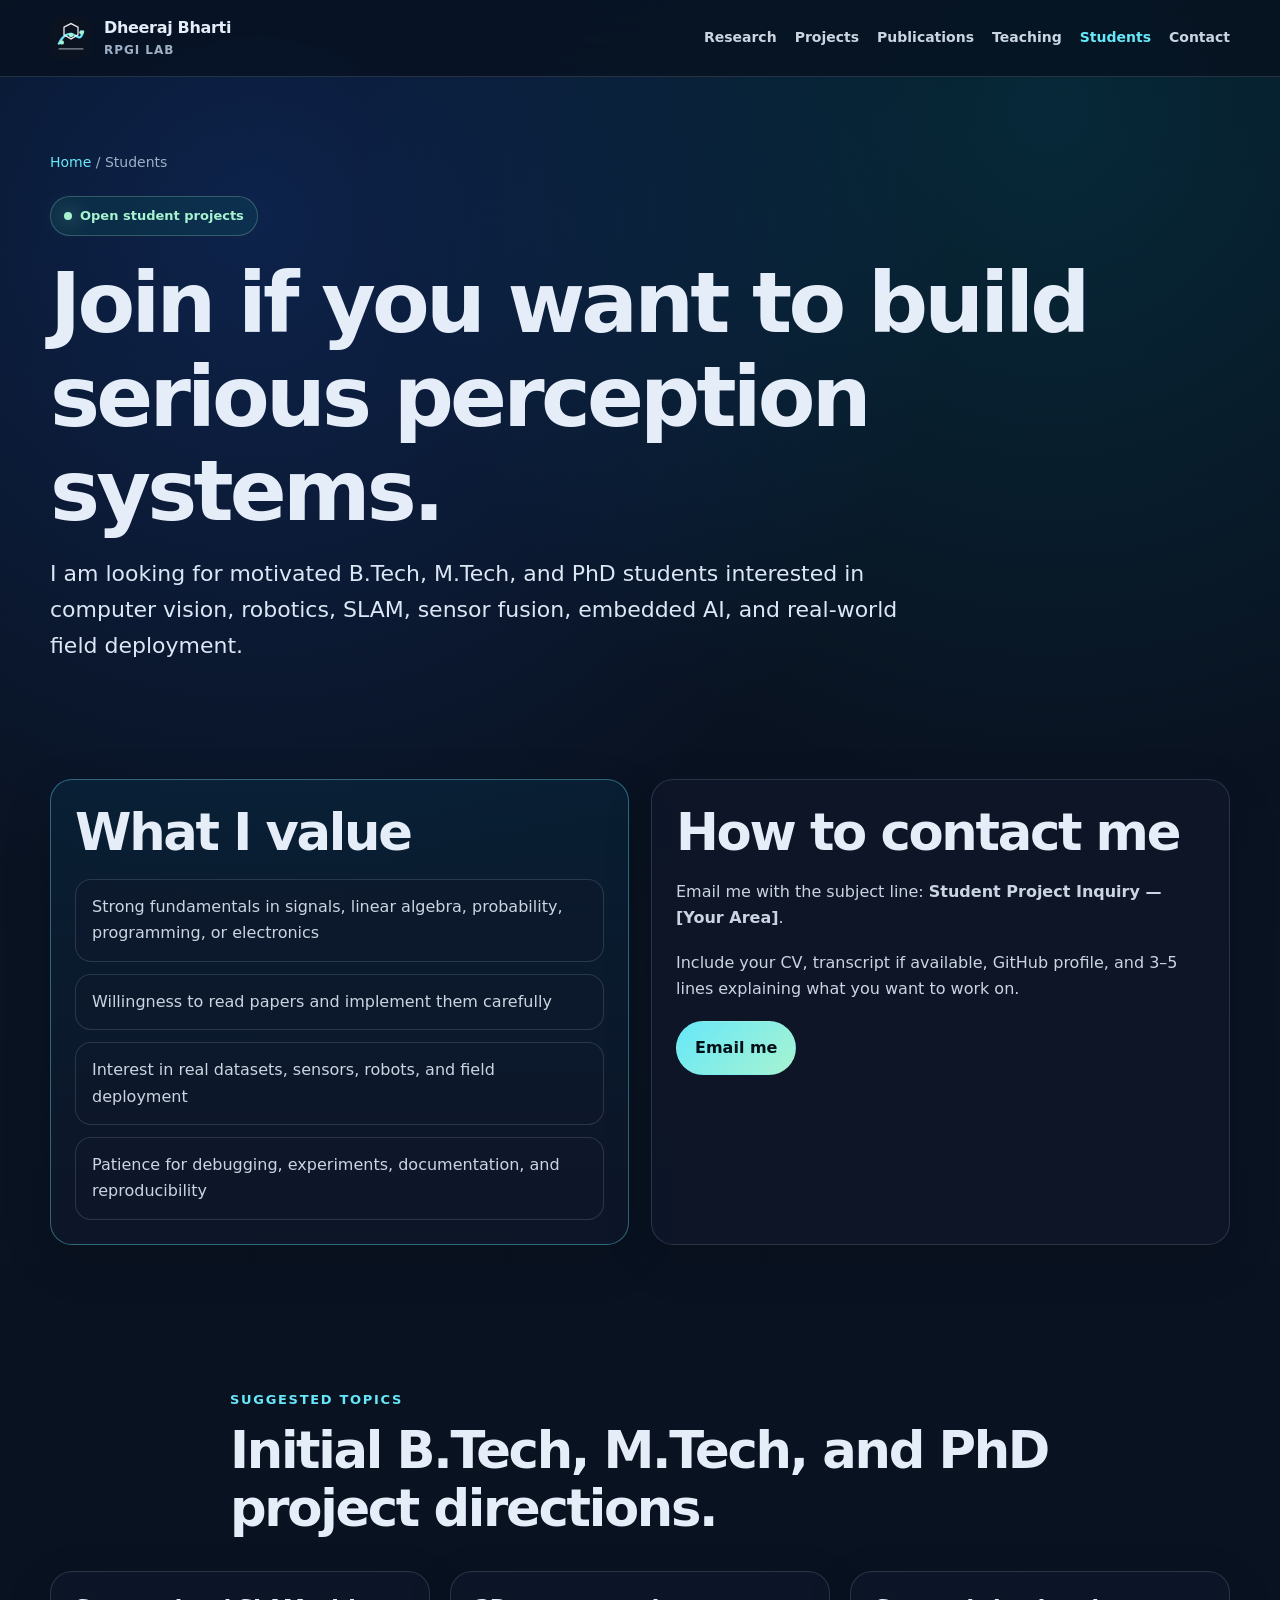
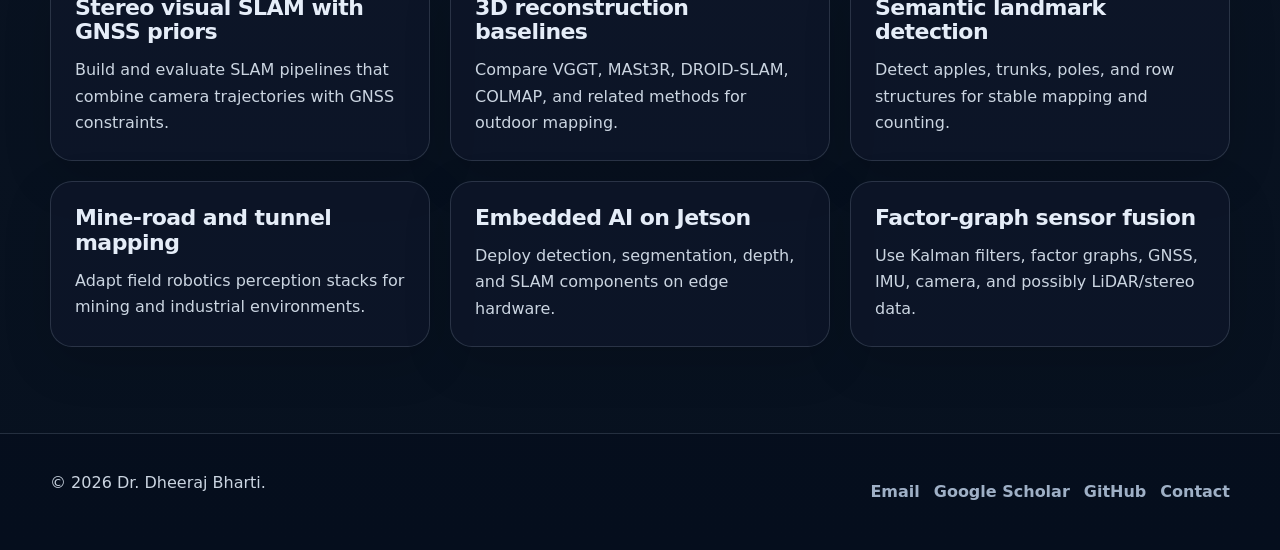
<file: students.html>
<!doctype html>
<html lang="en">
<head>
  <meta charset="utf-8" /><meta name="viewport" content="width=device-width, initial-scale=1" />
  <title>Students | Dr. Dheeraj Bharti</title>
  <meta name="description" content="Open student projects for B.Tech, M.Tech, and PhD students in computer vision, robotics, SLAM, sensor fusion, and embedded AI." />
  <link rel="icon" href="assets/img/logo.svg" /><link rel="stylesheet" href="assets/css/styles.css" />
</head>
<body>
<a class="skip-link" href="#main">Skip to content</a>
<header class="site-header"><nav class="navbar container" aria-label="Primary navigation"><a class="brand" href="index.html"><img src="assets/img/logo.svg" alt="RPGI Lab logo" /><span>Dheeraj Bharti <small>RPGI Lab</small></span></a><button class="nav-toggle" aria-label="Toggle navigation" aria-expanded="false">☰</button><div class="nav-links"><a href="research.html">Research</a><a href="projects.html">Projects</a><a href="publications.html">Publications</a><a href="teaching.html">Teaching</a><a href="students.html">Students</a><a href="contact.html">Contact</a></div></nav></header>
<main id="main">
<section class="page-hero"><div class="container"><div class="breadcrumb"><a href="index.html">Home</a> / Students</div><div class="eyebrow">Open student projects</div><h1>Join if you want to build serious perception systems.</h1><p class="lead">I am looking for motivated B.Tech, M.Tech, and PhD students interested in computer vision, robotics, SLAM, sensor fusion, embedded AI, and real-world field deployment.</p></div></section>
<section class="section compact"><div class="container grid-2">
  <article class="card highlight"><h2>What I value</h2><ul class="list-clean"><li>Strong fundamentals in signals, linear algebra, probability, programming, or electronics</li><li>Willingness to read papers and implement them carefully</li><li>Interest in real datasets, sensors, robots, and field deployment</li><li>Patience for debugging, experiments, documentation, and reproducibility</li></ul></article>
  <article class="card"><h2>How to contact me</h2><p>Email me with the subject line: <strong>Student Project Inquiry — [Your Area]</strong>.</p><p>Include your CV, transcript if available, GitHub profile, and 3–5 lines explaining what you want to work on.</p><a class="button primary" href="mailto:dheeraj.nitb@gmail.com?subject=Student%20Project%20Inquiry%20-%20Robotic%20Perception">Email me</a></article>
</div></section>
<section class="section"><div class="container section-head"><div class="kicker">Suggested topics</div><h2>Initial B.Tech, M.Tech, and PhD project directions.</h2></div><div class="container grid-3">
  <article class="card"><h3>Stereo visual SLAM with GNSS priors</h3><p>Build and evaluate SLAM pipelines that combine camera trajectories with GNSS constraints.</p></article>
  <article class="card"><h3>3D reconstruction baselines</h3><p>Compare VGGT, MASt3R, DROID-SLAM, COLMAP, and related methods for outdoor mapping.</p></article>
  <article class="card"><h3>Semantic landmark detection</h3><p>Detect apples, trunks, poles, and row structures for stable mapping and counting.</p></article>
  <article class="card"><h3>Mine-road and tunnel mapping</h3><p>Adapt field robotics perception stacks for mining and industrial environments.</p></article>
  <article class="card"><h3>Embedded AI on Jetson</h3><p>Deploy detection, segmentation, depth, and SLAM components on edge hardware.</p></article>
  <article class="card"><h3>Factor-graph sensor fusion</h3><p>Use Kalman filters, factor graphs, GNSS, IMU, camera, and possibly LiDAR/stereo data.</p></article>
</div></section>
</main>
<footer class="footer"><div class="container footer-grid"><p>© <span data-year></span> Dr. Dheeraj Bharti.</p><div class="footer-links"><a href="mailto:dheeraj.nitb@gmail.com">Email</a><a href="https://scholar.google.com/citations?user=OvjT6EsAAAAJ&hl=en" target="_blank" rel="noopener noreferrer">Google Scholar</a><a href="https://github.com/dheerajbharti" target="_blank" rel="noopener noreferrer">GitHub</a><a href="contact.html">Contact</a></div></div></footer>
<script src="assets/js/main.js"></script>
</body>
</html>
</file>
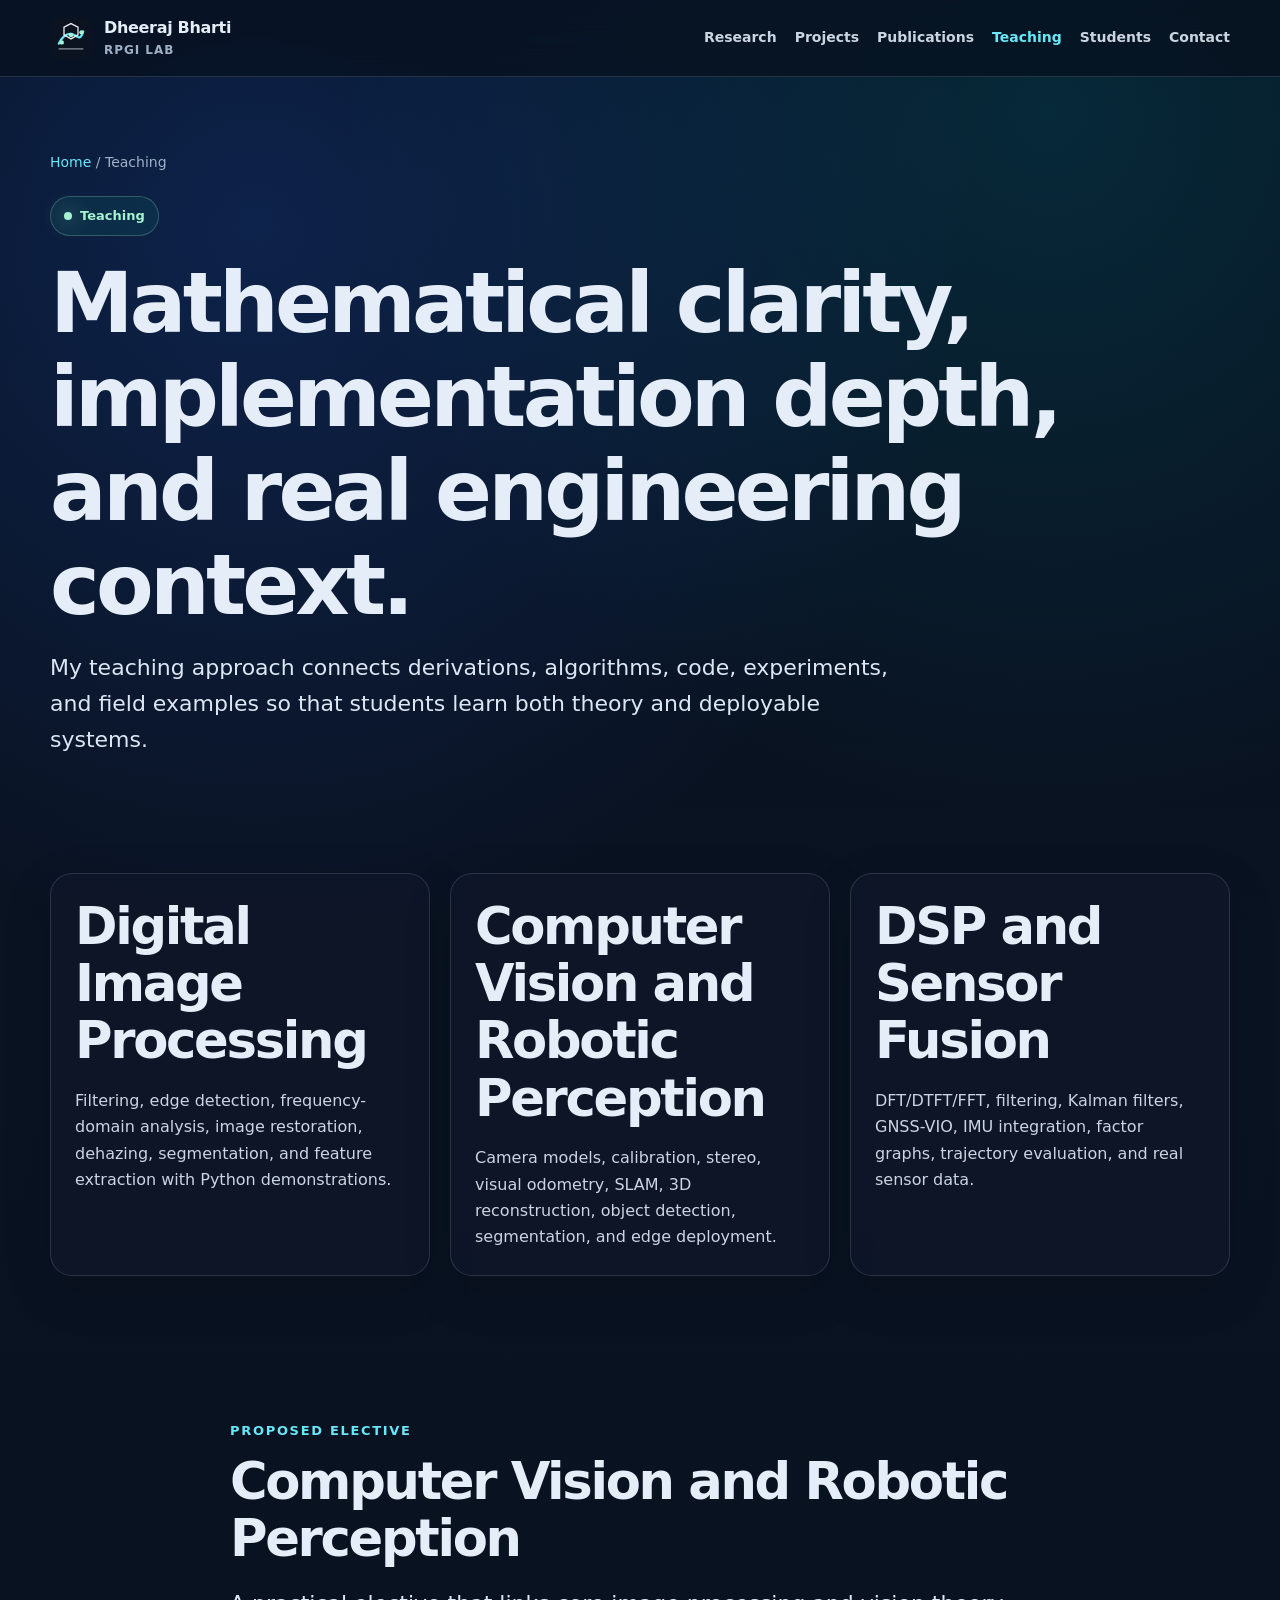
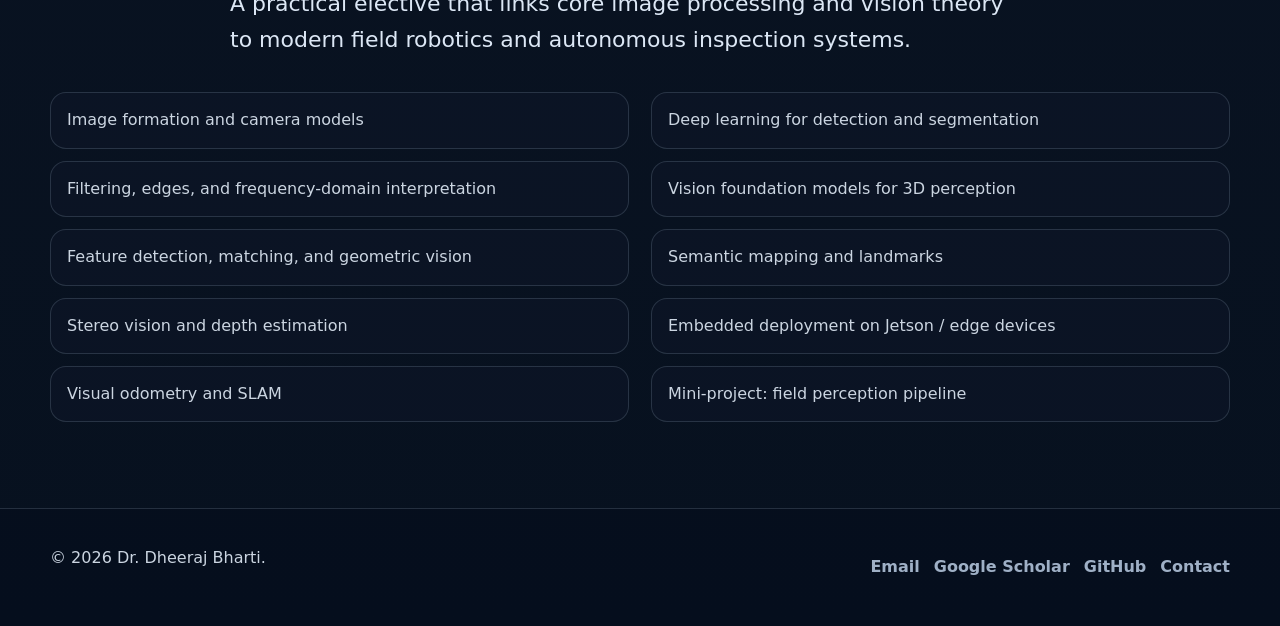
<file: teaching.html>
<!doctype html>
<html lang="en">
<head>
  <meta charset="utf-8" /><meta name="viewport" content="width=device-width, initial-scale=1" />
  <title>Teaching | Dr. Dheeraj Bharti</title>
  <meta name="description" content="Teaching areas: digital image processing, DSP, computer vision, robotic perception, sensor fusion, embedded AI." />
  <link rel="icon" href="assets/img/logo.svg" /><link rel="stylesheet" href="assets/css/styles.css" />
</head>
<body>
<a class="skip-link" href="#main">Skip to content</a>
<header class="site-header"><nav class="navbar container" aria-label="Primary navigation"><a class="brand" href="index.html"><img src="assets/img/logo.svg" alt="RPGI Lab logo" /><span>Dheeraj Bharti <small>RPGI Lab</small></span></a><button class="nav-toggle" aria-label="Toggle navigation" aria-expanded="false">☰</button><div class="nav-links"><a href="research.html">Research</a><a href="projects.html">Projects</a><a href="publications.html">Publications</a><a href="teaching.html">Teaching</a><a href="students.html">Students</a><a href="contact.html">Contact</a></div></nav></header>
<main id="main">
<section class="page-hero"><div class="container"><div class="breadcrumb"><a href="index.html">Home</a> / Teaching</div><div class="eyebrow">Teaching</div><h1>Mathematical clarity, implementation depth, and real engineering context.</h1><p class="lead">My teaching approach connects derivations, algorithms, code, experiments, and field examples so that students learn both theory and deployable systems.</p></div></section>
<section class="section compact"><div class="container grid-3">
  <article class="card"><h2>Digital Image Processing</h2><p>Filtering, edge detection, frequency-domain analysis, image restoration, dehazing, segmentation, and feature extraction with Python demonstrations.</p></article>
  <article class="card"><h2>Computer Vision and Robotic Perception</h2><p>Camera models, calibration, stereo, visual odometry, SLAM, 3D reconstruction, object detection, segmentation, and edge deployment.</p></article>
  <article class="card"><h2>DSP and Sensor Fusion</h2><p>DFT/DTFT/FFT, filtering, Kalman filters, GNSS-VIO, IMU integration, factor graphs, trajectory evaluation, and real sensor data.</p></article>
</div></section>
<section class="section"><div class="container section-head"><div class="kicker">Proposed elective</div><h2>Computer Vision and Robotic Perception</h2><p class="lead">A practical elective that links core image processing and vision theory to modern field robotics and autonomous inspection systems.</p></div><div class="container grid-2"><ul class="list-clean"><li>Image formation and camera models</li><li>Filtering, edges, and frequency-domain interpretation</li><li>Feature detection, matching, and geometric vision</li><li>Stereo vision and depth estimation</li><li>Visual odometry and SLAM</li></ul><ul class="list-clean"><li>Deep learning for detection and segmentation</li><li>Vision foundation models for 3D perception</li><li>Semantic mapping and landmarks</li><li>Embedded deployment on Jetson / edge devices</li><li>Mini-project: field perception pipeline</li></ul></div></section>
</main>
<footer class="footer"><div class="container footer-grid"><p>© <span data-year></span> Dr. Dheeraj Bharti.</p><div class="footer-links"><a href="mailto:dheeraj.nitb@gmail.com">Email</a><a href="https://scholar.google.com/citations?user=OvjT6EsAAAAJ&hl=en" target="_blank" rel="noopener noreferrer">Google Scholar</a><a href="https://github.com/dheerajbharti" target="_blank" rel="noopener noreferrer">GitHub</a><a href="contact.html">Contact</a></div></div></footer>
<script src="assets/js/main.js"></script>
</body>
</html>
</file>
<file: assets/css/styles.css>
:root {
  --bg: #07111f;
  --bg-2: #0b1220;
  --panel: rgba(15, 23, 42, 0.78);
  --panel-solid: #0f172a;
  --text: #e5edf8;
  --muted: #9fb0c6;
  --soft: #cbd5e1;
  --line: rgba(148, 163, 184, 0.22);
  --cyan: #67e8f9;
  --green: #a7f3d0;
  --blue: #60a5fa;
  --amber: #fbbf24;
  --shadow: 0 24px 80px rgba(0, 0, 0, 0.32);
  --radius: 22px;
  --max: 1180px;
}

* { box-sizing: border-box; }
html { scroll-behavior: smooth; }
body {
  margin: 0;
  font-family: Inter, ui-sans-serif, system-ui, -apple-system, BlinkMacSystemFont, "Segoe UI", sans-serif;
  color: var(--text);
  background: radial-gradient(circle at 20% 10%, rgba(37, 99, 235, 0.22), transparent 32%),
              radial-gradient(circle at 82% 5%, rgba(6, 182, 212, 0.15), transparent 30%),
              linear-gradient(180deg, #06101d 0%, #0a1322 45%, #07111f 100%);
  line-height: 1.65;
}

a { color: inherit; text-decoration: none; }
a:hover { color: var(--cyan); }
img { max-width: 100%; display: block; }

.container {
  width: min(var(--max), calc(100% - 40px));
  margin: 0 auto;
}

.skip-link {
  position: absolute;
  left: -999px;
  top: 10px;
  background: var(--cyan);
  color: #00111a;
  padding: 10px 14px;
  border-radius: 10px;
  z-index: 1000;
}
.skip-link:focus { left: 10px; }

.site-header {
  position: sticky;
  top: 0;
  z-index: 100;
  backdrop-filter: blur(16px);
  background: rgba(7, 17, 31, 0.78);
  border-bottom: 1px solid var(--line);
}
.navbar {
  height: 76px;
  display: flex;
  justify-content: space-between;
  align-items: center;
  gap: 22px;
}
.brand {
  display: flex;
  align-items: center;
  gap: 12px;
  font-weight: 800;
  letter-spacing: -0.02em;
}
.brand img { width: 42px; height: 42px; }
.brand small {
  display: block;
  color: var(--muted);
  font-size: 12px;
  font-weight: 600;
  letter-spacing: 0.08em;
  text-transform: uppercase;
}
.nav-links {
  display: flex;
  align-items: center;
  gap: 18px;
  color: var(--soft);
  font-size: 14px;
  font-weight: 650;
}
.nav-links a.active { color: var(--cyan); }
.nav-toggle {
  display: none;
  width: 42px;
  height: 42px;
  border: 1px solid var(--line);
  background: rgba(15, 23, 42, 0.75);
  color: var(--text);
  border-radius: 12px;
}

.hero {
  min-height: calc(100vh - 76px);
  display: grid;
  align-items: center;
  padding: 70px 0 48px;
}
.hero-grid {
  display: grid;
  grid-template-columns: 1.08fr 0.92fr;
  gap: 52px;
  align-items: center;
}
.eyebrow {
  display: inline-flex;
  align-items: center;
  gap: 8px;
  color: var(--green);
  background: rgba(16, 185, 129, 0.09);
  border: 1px solid rgba(167, 243, 208, 0.24);
  border-radius: 999px;
  padding: 8px 13px;
  font-size: 13px;
  font-weight: 750;
}
.eyebrow::before {
  content: "";
  width: 8px;
  height: 8px;
  border-radius: 999px;
  background: var(--green);
  box-shadow: 0 0 22px var(--green);
}
h1, h2, h3 { line-height: 1.12; margin: 0 0 18px; letter-spacing: -0.045em; }
h1 { font-size: clamp(42px, 7vw, 84px); margin-top: 20px; }
h2 { font-size: clamp(32px, 4vw, 54px); }
h3 { font-size: 22px; letter-spacing: -0.025em; }
p { margin: 0 0 18px; color: var(--soft); }
.lead { font-size: clamp(18px, 2vw, 22px); color: #dce7f5; max-width: 780px; }

.hero-actions {
  display: flex;
  flex-wrap: wrap;
  gap: 14px;
  margin: 32px 0 34px;
}
.button {
  display: inline-flex;
  align-items: center;
  justify-content: center;
  gap: 8px;
  border-radius: 999px;
  padding: 13px 18px;
  font-weight: 800;
  border: 1px solid var(--line);
  transition: transform .2s ease, border-color .2s ease, background .2s ease;
}
.button:hover { transform: translateY(-2px); }
.button.primary { background: linear-gradient(135deg, var(--cyan), var(--green)); color: #001018; border-color: transparent; }
.button.secondary { background: rgba(15, 23, 42, 0.72); color: var(--text); }

.stat-strip {
  display: grid;
  grid-template-columns: repeat(3, 1fr);
  gap: 12px;
  max-width: 760px;
}
.stat {
  border: 1px solid var(--line);
  background: rgba(15, 23, 42, 0.62);
  border-radius: 18px;
  padding: 15px;
}
.stat strong { display: block; font-size: 20px; color: var(--text); }
.stat span { color: var(--muted); font-size: 13px; }

.hero-card {
  position: relative;
  padding: 22px;
  border: 1px solid var(--line);
  background: linear-gradient(180deg, rgba(15, 23, 42, .92), rgba(15, 23, 42, .66));
  border-radius: 34px;
  box-shadow: var(--shadow);
  overflow: hidden;
}
.hero-card::before {
  content: "";
  position: absolute;
  inset: -80px -90px auto auto;
  width: 230px;
  height: 230px;
  background: radial-gradient(circle, rgba(103, 232, 249, .32), transparent 65%);
}
.hero-visual {
  position: relative;
  border-radius: 24px;
  overflow: hidden;
  border: 1px solid rgba(203, 213, 225, 0.16);
}
.hero-visual img { width: 100%; height: 340px; object-fit: cover; }
.card-note {
  position: relative;
  margin-top: 18px;
  display: grid;
  gap: 12px;
}
.note-row {
  display: flex;
  gap: 12px;
  align-items: flex-start;
  padding: 12px;
  background: rgba(2, 6, 23, .42);
  border: 1px solid var(--line);
  border-radius: 16px;
}
.note-row b { display:block; }
.note-row span { color: var(--muted); font-size: 14px; }
.dot {
  width: 12px; height: 12px; border-radius: 999px; flex: 0 0 auto; margin-top: 6px;
  background: var(--cyan); box-shadow: 0 0 18px rgba(103, 232, 249, .8);
}

.section { padding: 86px 0; }
.section.compact { padding: 58px 0; }
.section-head {
  max-width: 820px;
  margin-bottom: 34px;
}
.kicker {
  color: var(--cyan);
  font-size: 13px;
  font-weight: 850;
  text-transform: uppercase;
  letter-spacing: .13em;
  margin-bottom: 12px;
}
.grid-2 { display: grid; grid-template-columns: repeat(2, 1fr); gap: 22px; }
.grid-3 { display: grid; grid-template-columns: repeat(3, 1fr); gap: 20px; }
.grid-4 { display: grid; grid-template-columns: repeat(4, 1fr); gap: 18px; }
.card {
  border: 1px solid var(--line);
  background: var(--panel);
  border-radius: var(--radius);
  padding: 24px;
  box-shadow: 0 16px 50px rgba(0,0,0,.14);
}
.card h3 { margin-bottom: 12px; }
.card p:last-child { margin-bottom: 0; }
.card.highlight { border-color: rgba(103,232,249,.38); background: linear-gradient(180deg, rgba(8,47,73,.42), rgba(15,23,42,.74)); }
.icon {
  width: 42px;
  height: 42px;
  border-radius: 14px;
  display: grid;
  place-items: center;
  margin-bottom: 18px;
  background: rgba(103, 232, 249, .10);
  border: 1px solid rgba(103, 232, 249, .24);
  color: var(--cyan);
  font-weight: 900;
}
.tags { display: flex; flex-wrap: wrap; gap: 8px; margin-top: 14px; }
.tag {
  display: inline-flex;
  padding: 6px 10px;
  border: 1px solid var(--line);
  border-radius: 999px;
  color: var(--muted);
  font-size: 12px;
  font-weight: 750;
}

.project-card { padding: 0; overflow: hidden; }
.project-card img { height: 220px; width: 100%; object-fit: cover; border-bottom: 1px solid var(--line); }
.project-body { padding: 22px; }
.project-links { display:flex; flex-wrap:wrap; gap: 10px; margin-top: 16px; }
.text-link { color: var(--cyan); font-weight: 800; }

.timeline { display: grid; gap: 16px; }
.timeline-item {
  display: grid;
  grid-template-columns: 120px 1fr;
  gap: 22px;
  border: 1px solid var(--line);
  background: rgba(15, 23, 42, .55);
  border-radius: 18px;
  padding: 18px;
}
.timeline-item time { color: var(--green); font-weight: 850; }
.timeline-item p { margin-bottom: 0; }

.page-hero { padding: 74px 0 38px; }
.page-hero .lead { max-width: 850px; }
.breadcrumb { color: var(--muted); font-size: 14px; margin-bottom: 22px; }
.breadcrumb a { color: var(--cyan); }

.list-clean { margin: 0; padding: 0; list-style: none; display: grid; gap: 12px; }
.list-clean li {
  border: 1px solid var(--line);
  border-radius: 16px;
  padding: 14px 16px;
  color: var(--soft);
  background: rgba(15, 23, 42, 0.48);
}
.pub-list { display: grid; gap: 18px; }
.pub {
  border: 1px solid var(--line);
  border-radius: 20px;
  padding: 22px;
  background: rgba(15, 23, 42, .6);
}
.pub-title { font-weight: 850; font-size: 18px; color: var(--text); margin-bottom: 6px; }
.pub-meta { color: var(--muted); font-size: 14px; }
.pub-actions { margin-top: 12px; display:flex; flex-wrap: wrap; gap: 10px; }

.callout {
  border: 1px solid rgba(167, 243, 208, 0.28);
  background: linear-gradient(135deg, rgba(6,95,70,.36), rgba(15,23,42,.72));
  border-radius: 26px;
  padding: 30px;
}
.footer {
  border-top: 1px solid var(--line);
  padding: 36px 0;
  color: var(--muted);
  background: rgba(2, 6, 23, .24);
}
.footer-grid {
  display: flex;
  justify-content: space-between;
  gap: 22px;
  align-items: center;
}
.footer-links { display: flex; flex-wrap: wrap; gap: 14px; font-weight: 700; }

@media (max-width: 960px) {
  .hero-grid, .grid-2, .grid-3, .grid-4 { grid-template-columns: 1fr; }
  .stat-strip { grid-template-columns: 1fr; }
  .nav-toggle { display: inline-grid; place-items: center; }
  .nav-links {
    position: absolute;
    left: 20px;
    right: 20px;
    top: 86px;
    flex-direction: column;
    align-items: stretch;
    padding: 18px;
    background: rgba(15, 23, 42, .98);
    border: 1px solid var(--line);
    border-radius: 20px;
    transform: translateY(-12px);
    opacity: 0;
    pointer-events: none;
    transition: opacity .2s ease, transform .2s ease;
  }
  .nav-links.open { opacity: 1; transform: translateY(0); pointer-events: auto; }
  .timeline-item { grid-template-columns: 1fr; }
  .footer-grid { flex-direction: column; align-items: flex-start; }
}

@media (max-width: 560px) {
  .container { width: min(var(--max), calc(100% - 28px)); }
  .hero { padding-top: 42px; }
  .section { padding: 62px 0; }
  .brand span { display: none; }
}
</file>
